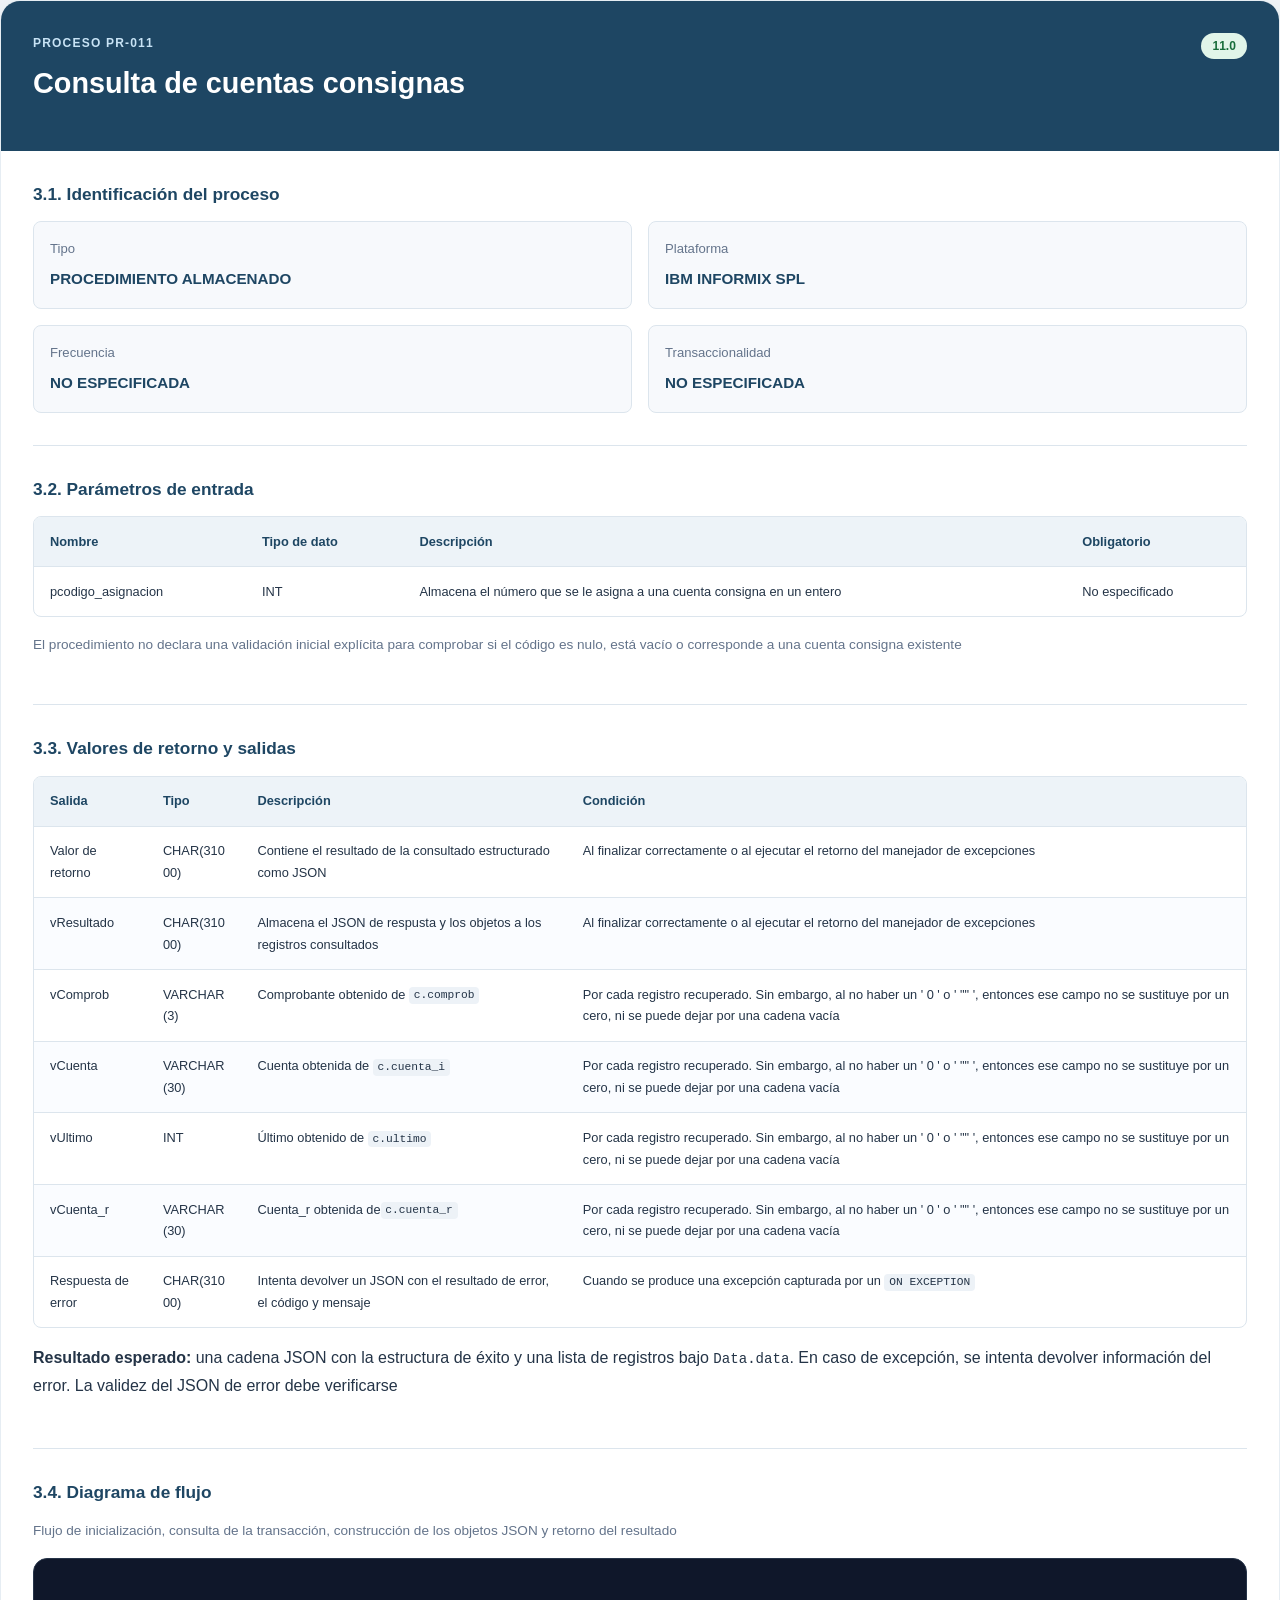
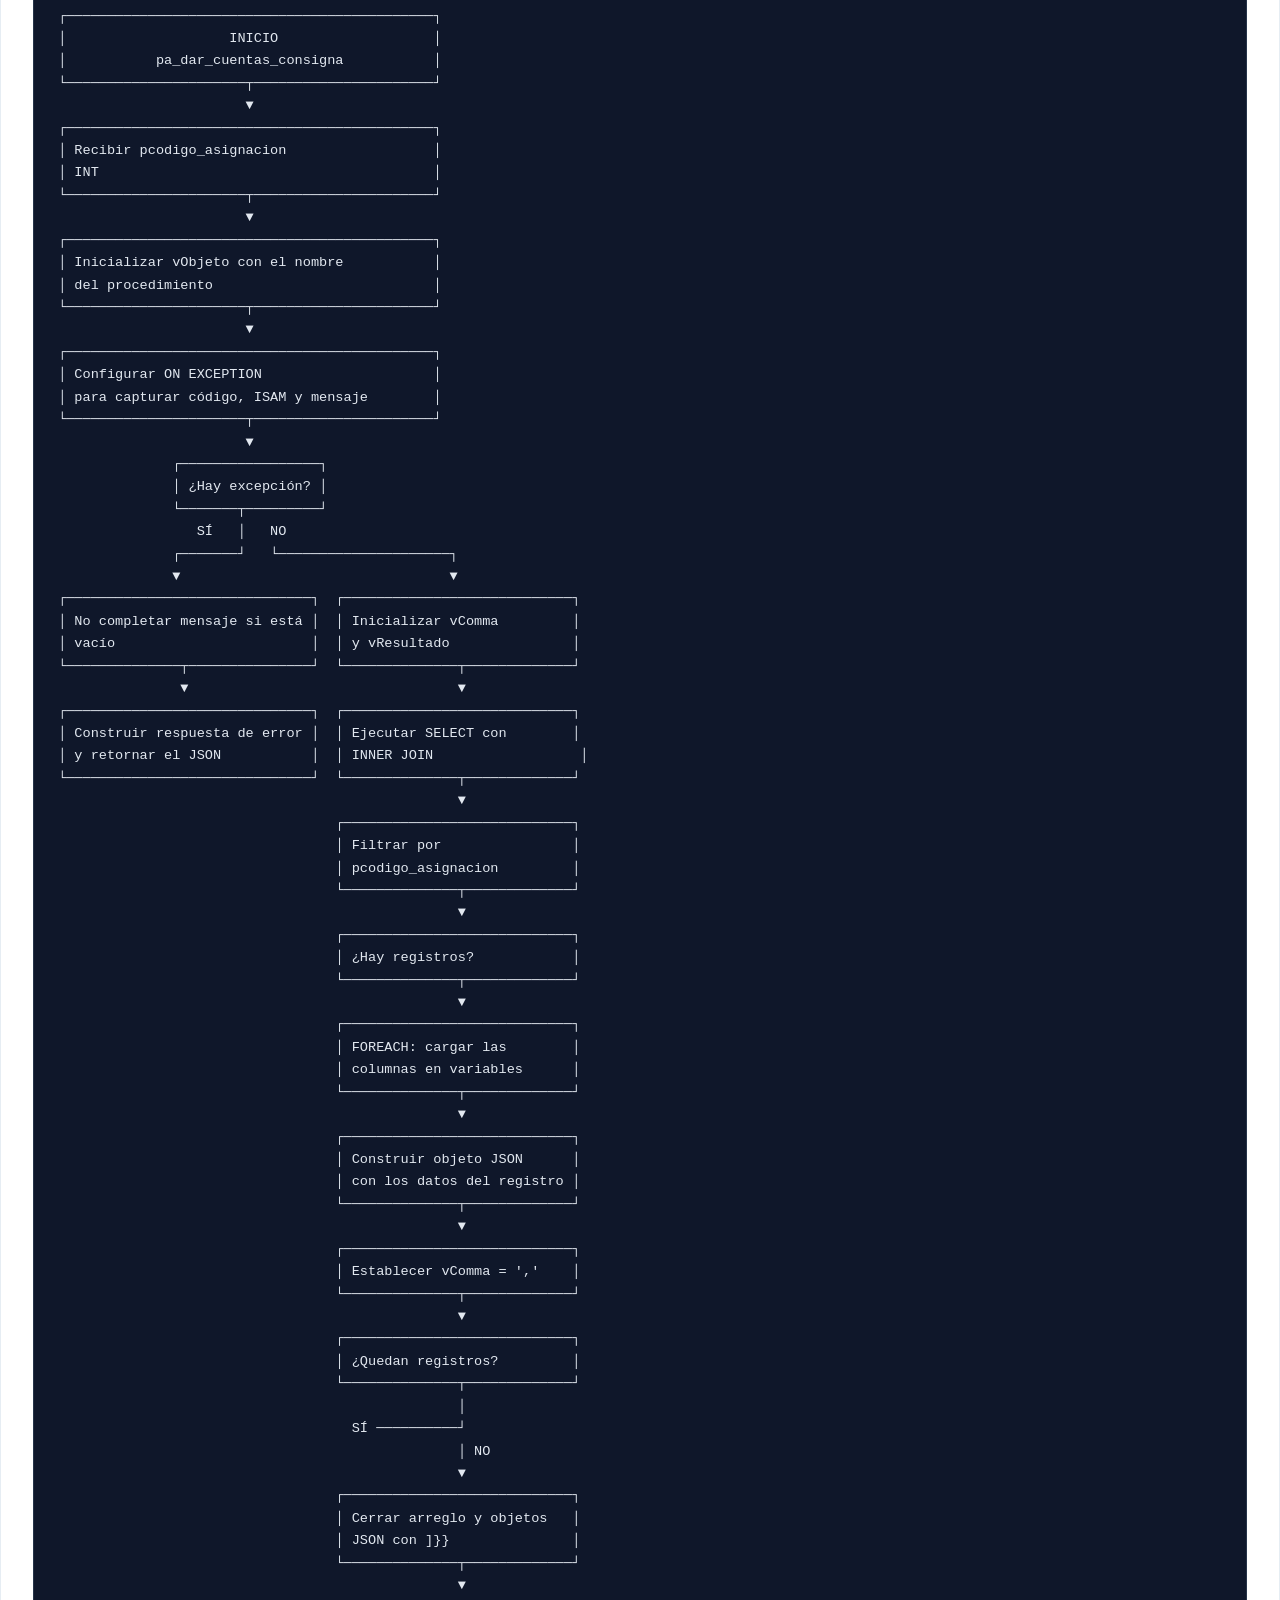
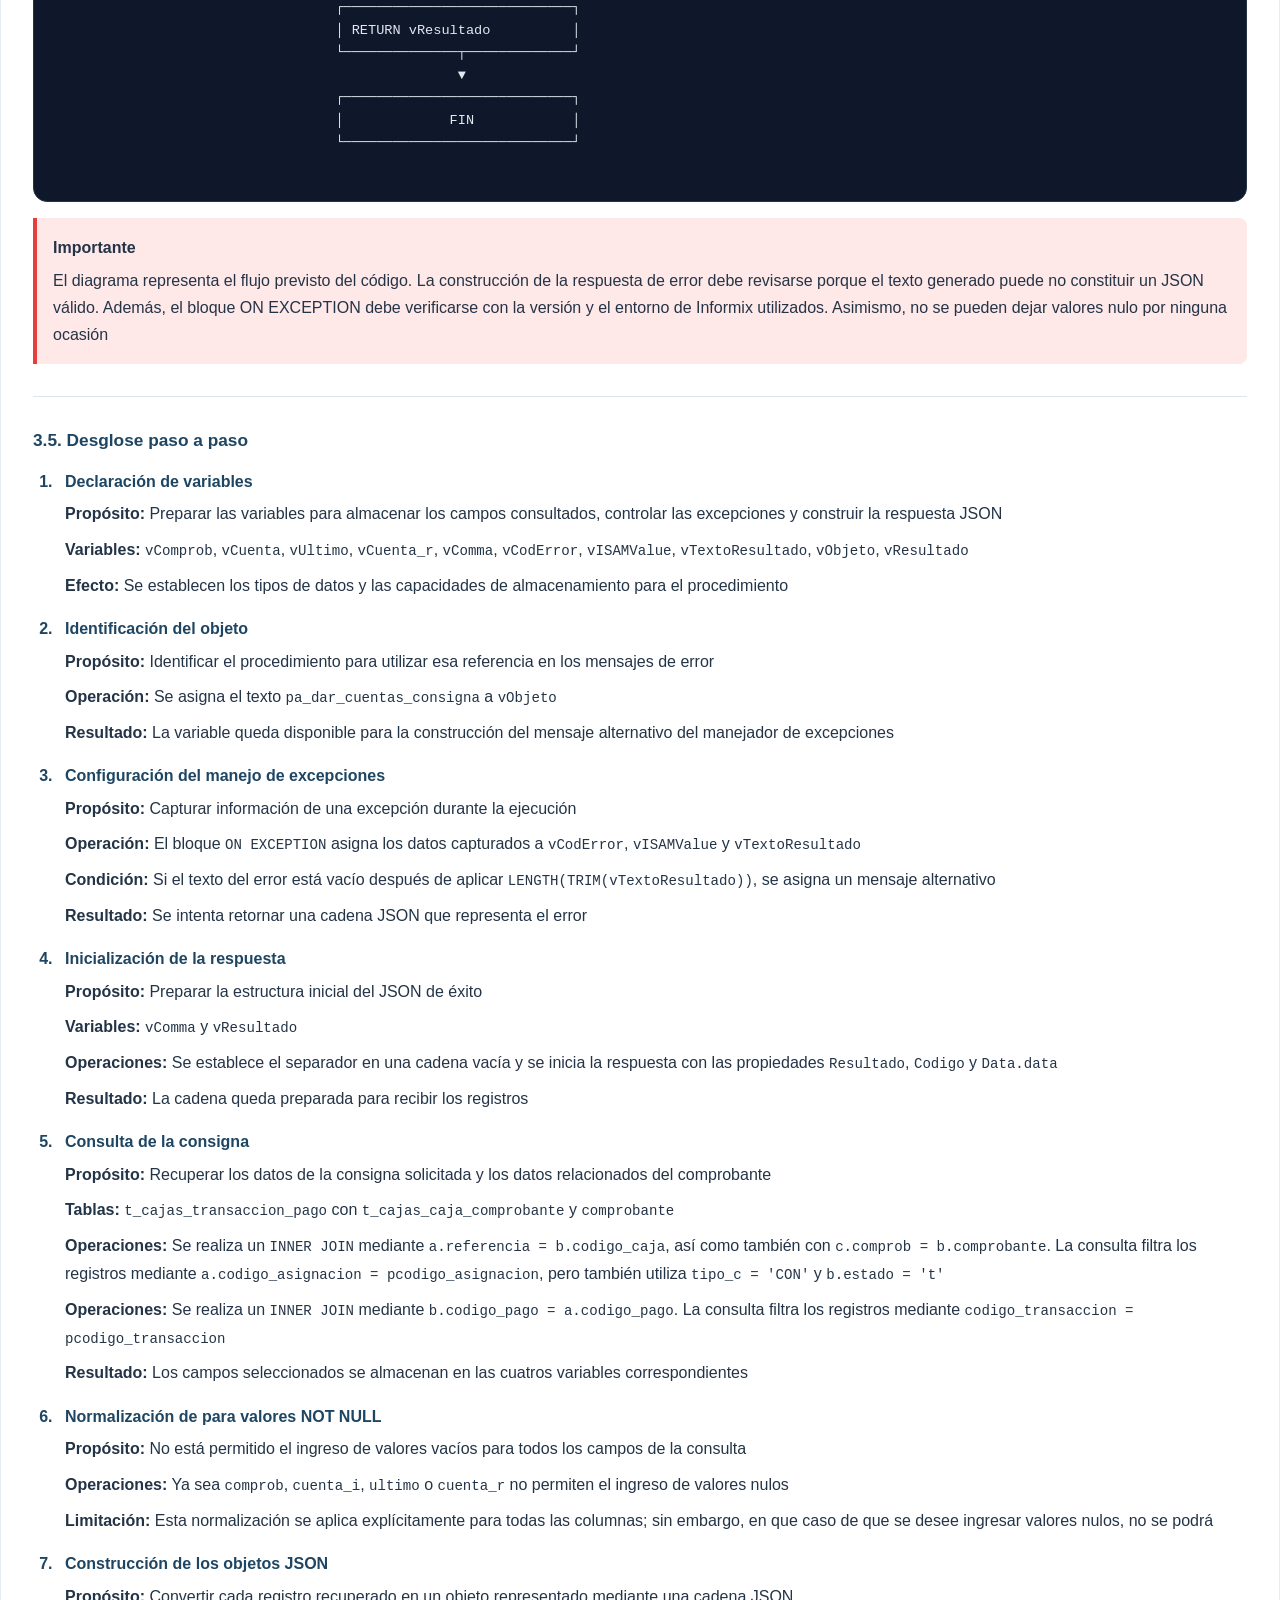
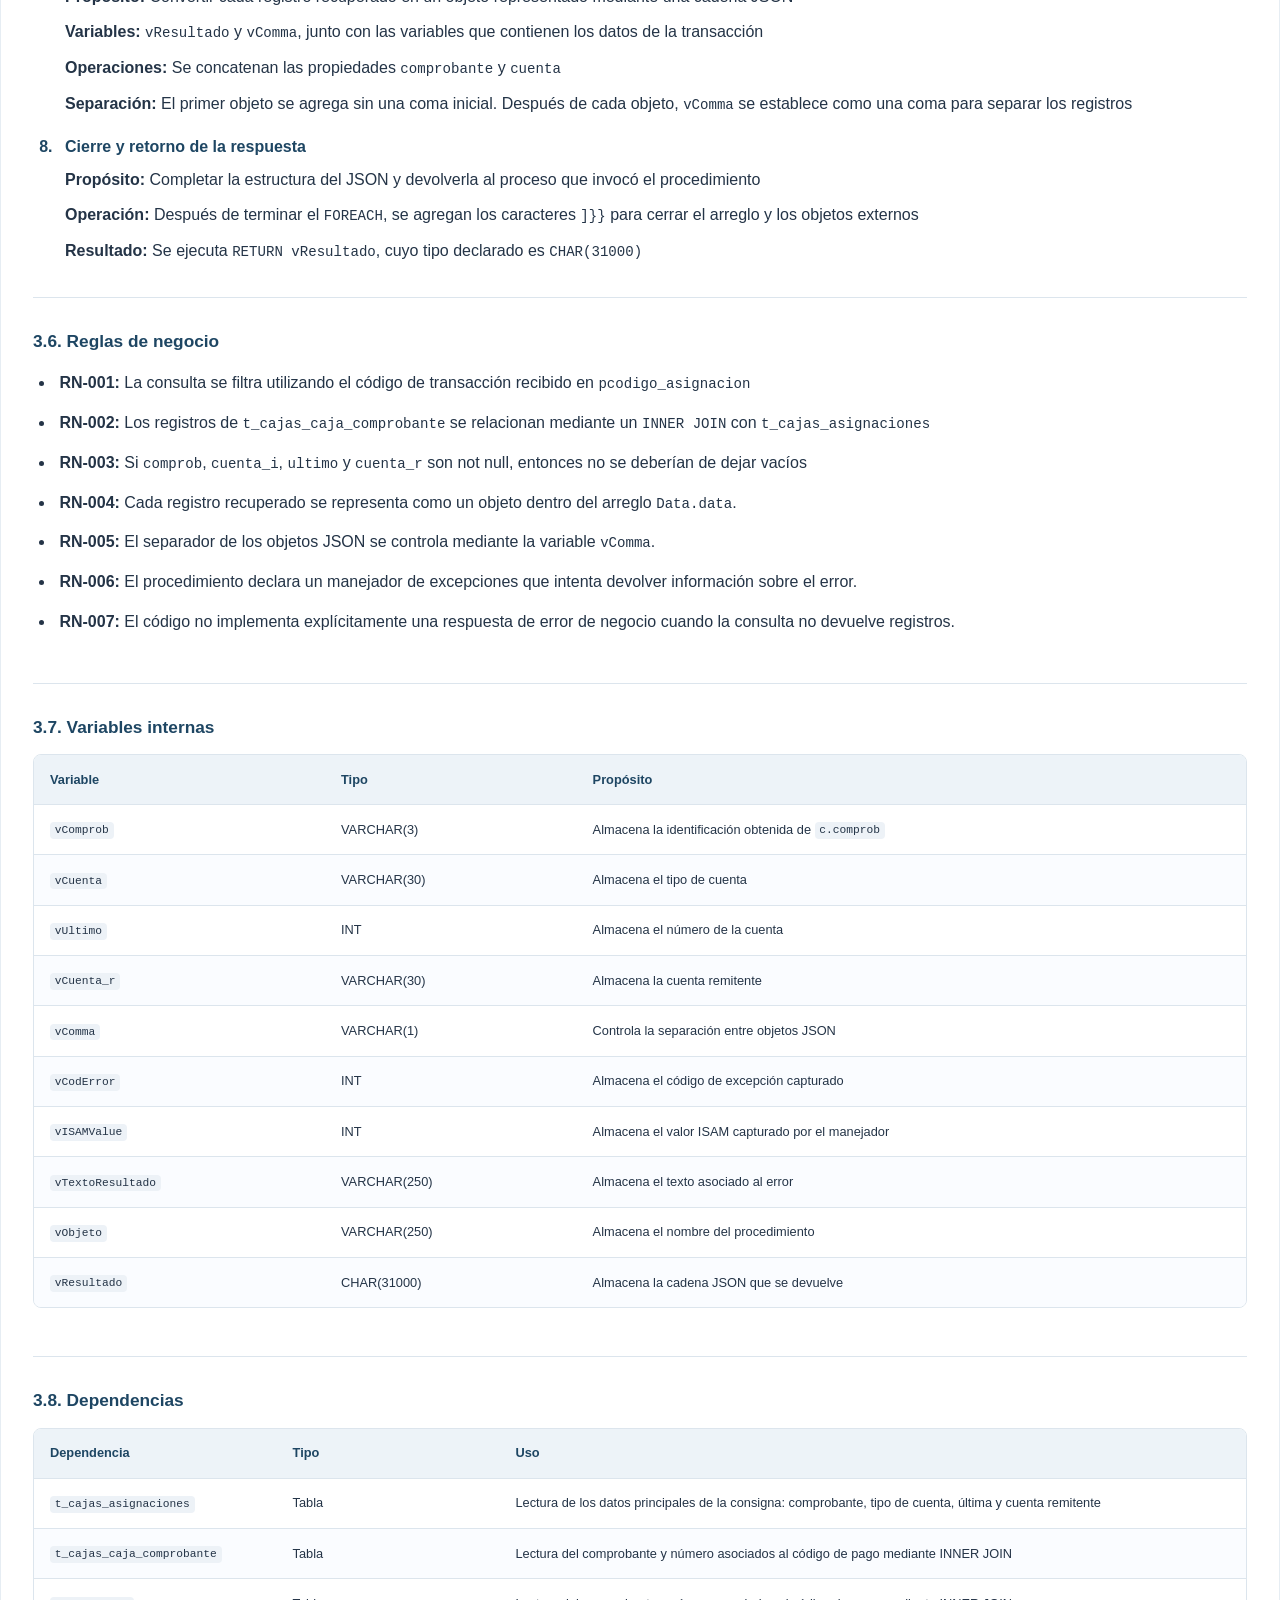
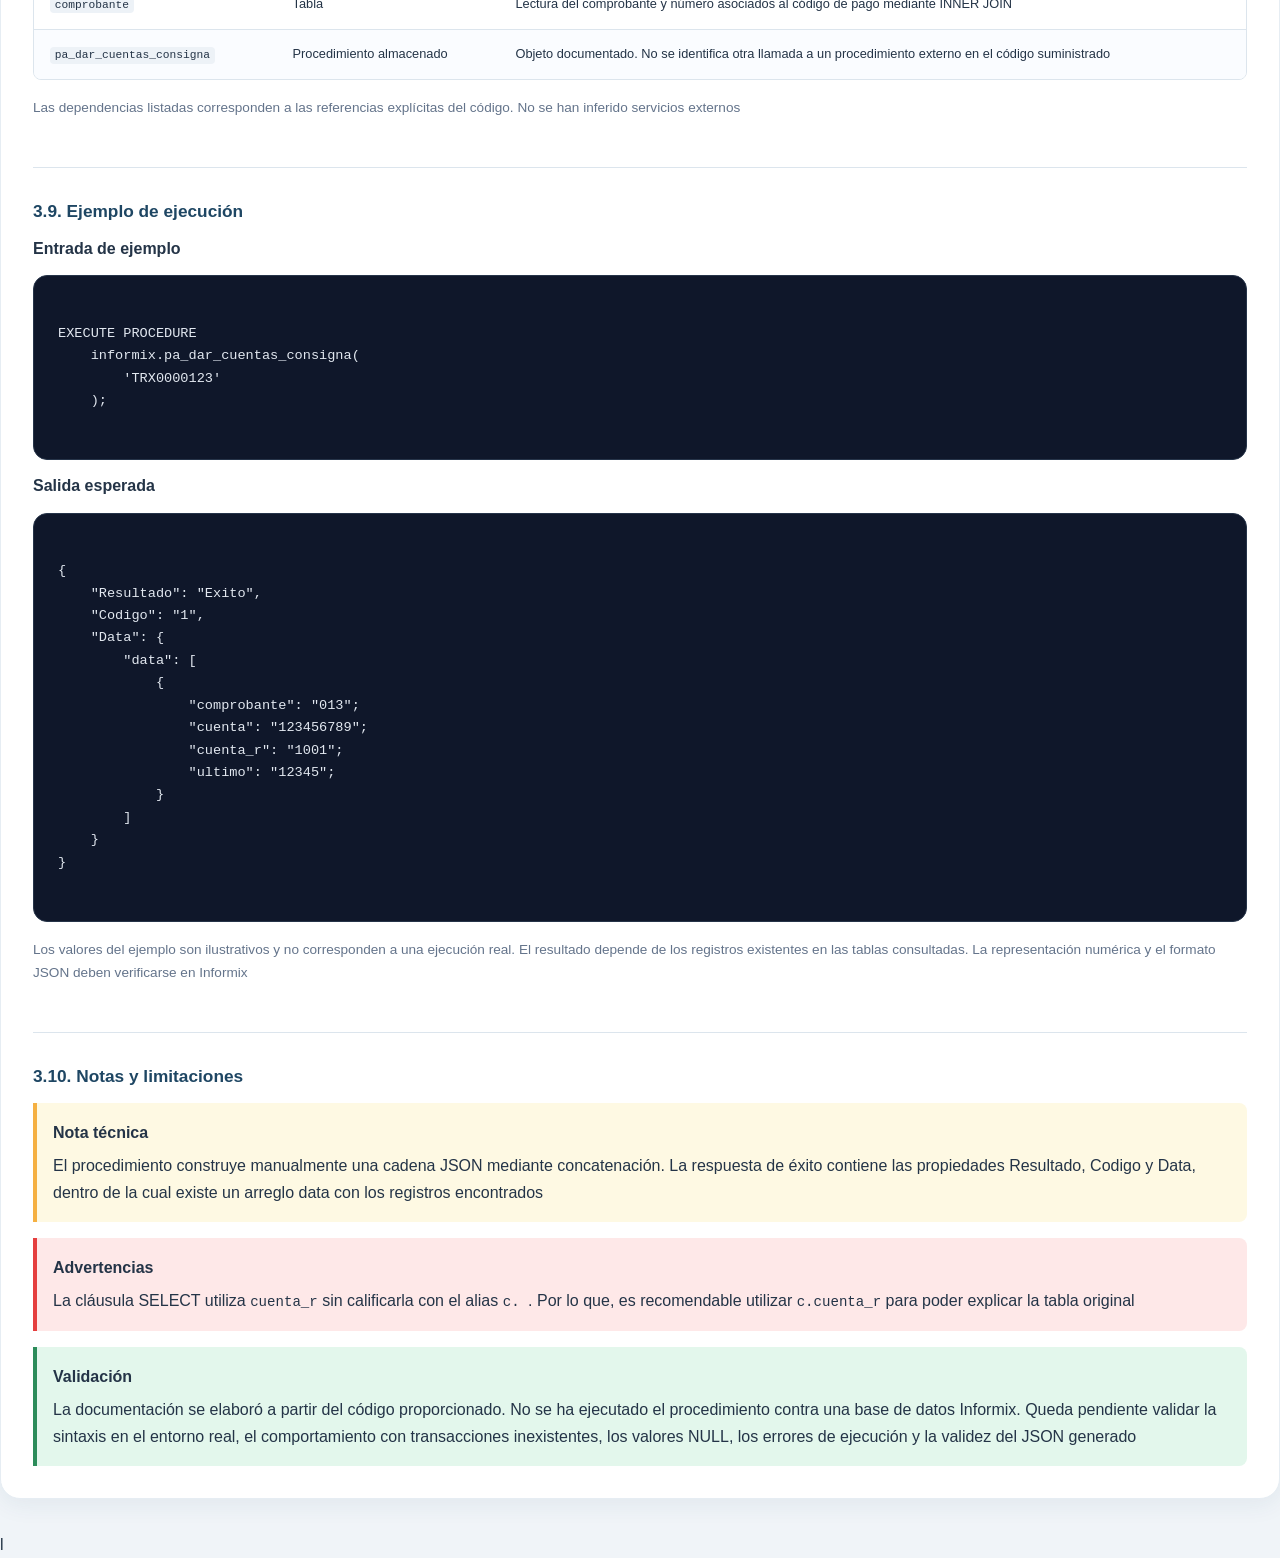
<file: html/11pa_dar_cuentas_consigna(integer).html>
<!DOCTYPE html>
<html lang="en">
<head>
    <meta charset="UTF-8">
    <meta name="viewport" content="width=device-width, initial-scale=1.0">
    <title>Document</title>
    <link rel="stylesheet" href="../styles.css">
</head>
<body>
    <article id="proceso-011" class="process-card">
                    <header class="process-header">
                        <div>
                            <div class="process-kicker">PROCESO PR-011</div>
                            <h3>Consulta de cuentas consignas</h3>
                            <p></p>
                            </div>
                            <span class="badge badge-green">11.0</span>
                    </header>
                    
                    <div class="process-body">
                        
                        <!-- Identificación -->
                        <section class="subsection">
                            <h4>3.1. Identificación del proceso</h4>
                            <div class="info-grid">
                                <div class="info-item">
                                    <span>Tipo</span>
                                    <strong>PROCEDIMIENTO ALMACENADO</strong>
                                </div>
                                <div class="info-item">
                                    <span>Plataforma</span>
                                    <strong>IBM INFORMIX SPL</strong>
                                </div>
                                <div class="info-item">
                                    <span>Frecuencia</span>
                                    <strong>NO ESPECIFICADA</strong>
                                </div>
                                <div class="info-item">
                                    <span>Transaccionalidad</span>
                                    <strong>NO ESPECIFICADA</strong>
                                </div>
                            </div>
                        </section>

                        <!-- Parámetros -->
                        <section class="subsection">
                            <h4>3.2. Parámetros de entrada</h4>
                            <div class="table-wrapper">
                                <table>
                                    <thead>
                                        <tr>
                                            <th>Nombre</th>
                                            <th>Tipo de dato</th>
                                            <th>Descripción</th>
                                            <th>Obligatorio</th>
                                        </tr>
                                    </thead>
                                    <tbody>
                                        <tr>
                                            <td>pcodigo_asignacion</td>
                                            <td>INT</td>
                                            <td>Almacena el número que se le asigna a una cuenta consigna en un entero</td>
                                            <td>No especificado</td>
                                        </tr>
                                    </tbody>
                                </table>
                            </div>
                            <p class="helper-text">El procedimiento no declara una validación inicial
                                explícita para comprobar si el código es nulo, está vacío o corresponde 
                                a una cuenta consigna existente</p>
                        </section>

                        <!-- Salidas -->
                        <section class="subsection">
                            <h4>3.3. Valores de retorno y salidas</h4>
                            <div class="table-wrapper">
                                <table>
                                    <thead>
                                        <tr>
                                            <th>Salida</th>
                                            <th>Tipo</th>
                                            <th>Descripción</th>
                                            <th>Condición</th>
                                        </tr>
                                    </thead>
                                    <tbody>
                                        <tr>
                                            <td>Valor de retorno</td>
                                            <td>CHAR(31000)</td>
                                            <td>Contiene el resultado de la consultado estructurado como JSON</td>
                                            <td>Al finalizar correctamente o al ejecutar el retorno del manejador de excepciones</td>
                                        </tr>
                                        <tr>
                                            <td>vResultado</td>
                                            <td>CHAR(31000)</td>
                                            <td>Almacena el JSON de respusta y los objetos a los registros consultados</td>
                                            <td>Al finalizar correctamente o al ejecutar el retorno del manejador de excepciones</td>
                                        </tr>
                                        <tr>
                                            <td>vComprob</td>
                                            <td>VARCHAR(3)</td>
                                            <td>Comprobante obtenido de <code>c.comprob</code></td>
                                            <td>Por cada registro recuperado. Sin embargo, al no haber un ' 0 ' o ' "" ', entonces
                                                ese campo no se sustituye por un cero, ni se puede dejar por una cadena vacía</td>
                                        </tr>
                                        <tr>
                                            <td>vCuenta</td>
                                            <td>VARCHAR(30)</td>
                                            <td>Cuenta obtenida de <code>c.cuenta_i</code></td>
                                            <td>Por cada registro recuperado. Sin embargo, al no haber un ' 0 ' o ' "" ', entonces
                                                ese campo no se sustituye por un cero, ni se puede dejar por una cadena vacía</td>
                                        </tr>
                                        <tr>
                                            <td>vUltimo</td>
                                            <td>INT</td>
                                            <td>Último obtenido de <code>c.ultimo</code></td>
                                            <td>Por cada registro recuperado. Sin embargo, al no haber un ' 0 ' o ' "" ', entonces
                                                ese campo no se sustituye por un cero, ni se puede dejar por una cadena vacía</td>
                                        </tr>
                                        <tr>
                                            <td>vCuenta_r</td>
                                            <td>VARCHAR(30)</td>
                                            <td>Cuenta_r obtenida de<code>c.cuenta_r</code></td>
                                            <td>Por cada registro recuperado. Sin embargo, al no haber un ' 0 ' o ' "" ', entonces
                                                ese campo no se sustituye por un cero, ni se puede dejar por una cadena vacía</td>
                                        </tr>
                                        <tr>
                                            <td>Respuesta de error</td>
                                            <td>CHAR(31000)</td>
                                            <td>Intenta devolver un JSON con el resultado de error, el código y mensaje</td>
                                            <td>Cuando se produce una excepción capturada por un <code>ON EXCEPTION</code></td>
                                        </tr>
                                    </tbody>
                                </table>
                            </div>
                            <p><strong>Resultado esperado:</strong>
                                una cadena JSON con la estructura de éxito y una lista de 
                                registros bajo <code>Data.data</code>. En caso de excepción, 
                                se intenta devolver información del error. La validez del 
                                JSON de error debe verificarse</p>
                        </section>

                        <!-- Diagrama -->
                        <section class="subsection">
                            <h4>3.4. Diagrama de flujo</h4>
                            
                            <p class="helper-text">Flujo de inicialización, consulta 
                                de la transacción, construcción de los objetos JSON y 
                                retorno del resultado</p>
                                
                                <pre class="flow-diagram"><code>
┌─────────────────────────────────────────────┐
│                    INICIO                   │
│           pa_dar_cuentas_consigna           │
└──────────────────────┬──────────────────────┘
                       ▼
┌─────────────────────────────────────────────┐
│ Recibir pcodigo_asignacion                  │
│ INT                                         │
└──────────────────────┬──────────────────────┘
                       ▼
┌─────────────────────────────────────────────┐
│ Inicializar vObjeto con el nombre           │
│ del procedimiento                           │
└──────────────────────┬──────────────────────┘
                       ▼
┌─────────────────────────────────────────────┐
│ Configurar ON EXCEPTION                     │
│ para capturar código, ISAM y mensaje        │
└──────────────────────┬──────────────────────┘
                       ▼
              ┌─────────────────┐
              │ ¿Hay excepción? │
              └───────┬─────────┘
                 SÍ   │   NO
              ┌───────┘   └─────────────────────┐
              ▼                                 ▼
┌──────────────────────────────┐  ┌────────────────────────────┐
│ No completar mensaje si está │  │ Inicializar vComma         │
│ vacío                        │  │ y vResultado               │
└──────────────┬───────────────┘  └──────────────┬─────────────┘
               ▼                                 ▼
┌──────────────────────────────┐  ┌────────────────────────────┐
│ Construir respuesta de error │  │ Ejecutar SELECT con        │
│ y retornar el JSON           │  │ INNER JOIN                  │
└──────────────────────────────┘  └──────────────┬─────────────┘
                                                 ▼
                                  ┌────────────────────────────┐
                                  │ Filtrar por                │
                                  │ pcodigo_asignacion         │
                                  └──────────────┬─────────────┘
                                                 ▼
                                  ┌────────────────────────────┐
                                  │ ¿Hay registros?            │
                                  └──────────────┬─────────────┘
                                                 ▼
                                  ┌────────────────────────────┐
                                  │ FOREACH: cargar las        │
                                  │ columnas en variables      │
                                  └──────────────┬─────────────┘
                                                 ▼
                                  ┌────────────────────────────┐
                                  │ Construir objeto JSON      │
                                  │ con los datos del registro │
                                  └──────────────┬─────────────┘
                                                 ▼
                                  ┌────────────────────────────┐
                                  │ Establecer vComma = ','    │
                                  └──────────────┬─────────────┘
                                                 ▼
                                  ┌────────────────────────────┐
                                  │ ¿Quedan registros?         │
                                  └──────────────┬─────────────┘
                                                 │
                                    SÍ ──────────┘
                                                 │ NO
                                                 ▼
                                  ┌────────────────────────────┐
                                  │ Cerrar arreglo y objetos   │
                                  │ JSON con ]}}               │
                                  └──────────────┬─────────────┘
                                                 ▼
                                  ┌────────────────────────────┐
                                  │ RETURN vResultado          │
                                  └──────────────┬─────────────┘
                                                 ▼
                                  ┌────────────────────────────┐
                                  │             FIN            │
                                  └────────────────────────────┘
                                </code></pre>
                                
                            <div class="callout callout-warning">
                                <strong>Importante</strong>
                                <p>El diagrama representa el flujo previsto del código. La 
                                    construcción de la respuesta de error debe revisarse 
                                    porque el texto generado puede no constituir un JSON 
                                    válido. Además, el bloque ON EXCEPTION debe verificarse
                                    con la versión y el entorno de Informix utilizados. Asimismo, 
                                    no se pueden dejar valores nulo por ninguna ocasión</p>
                            </div>
                        </section>

                        <!-- Paso a paso -->
                        <section class="subsection">
                            <h4>3.5. Desglose paso a paso</h4>
                            
                            <ol class="step-list">
                                <li>
                                    <h5>Declaración de variables</h5>
                                    <p><strong>Propósito:</strong>
                                        Preparar las variables para almacenar los campos 
                                        consultados, controlar las excepciones y construir 
                                        la respuesta JSON</p>
                                    <p><strong>Variables:</strong>
                                        <code>vComprob</code>, <code>vCuenta</code>, <code>vUltimo</code>, <code>vCuenta_r</code>, <code>vComma</code>, 
                                        <code>vCodError</code>, <code>vISAMValue</code>, <code>vTextoResultado</code>, <code>vObjeto</code>, <code>vResultado</code></p>
                                    <p><strong>Efecto:</strong>
                                        Se establecen los tipos de datos y las capacidades 
                                        de almacenamiento para el procedimiento</p>
                                </li>
                                <li>
                                    <h5>Identificación del objeto</h5>
                                    <p><strong>Propósito:</strong>
                                        Identificar el procedimiento para utilizar 
                                        esa referencia en los mensajes de error</p>
                                    <p><strong>Operación:</strong>
                                        Se asigna el texto <code>pa_dar_cuentas_consigna</code> 
                                        a <code>vObjeto</code></p>
                                    <p><strong>Resultado:</strong>
                                        La variable queda disponible para la construcción del 
                                        mensaje alternativo del manejador de excepciones</p>
                                </li>
                                <li>
                                    <h5>Configuración del manejo de excepciones</h5>
                                    <p><strong>Propósito:</strong>
                                        Capturar información de una excepción durante la ejecución</p>
                                    <p><strong>Operación:</strong>
                                        El bloque <code>ON EXCEPTION</code> asigna los datos capturados a 
                                        <code>vCodError</code>, <code>vISAMValue</code> y <code>vTextoResultado</code></p>
                                    
                                    <p><strong>Condición:</strong>
                                        Si el texto del error está vacío después de aplicar
                                        <code>LENGTH(TRIM(vTextoResultado))</code>, se asigna 
                                        un mensaje alternativo</p>
                                    <p><strong>Resultado:</strong>
                                        Se intenta retornar una cadena JSON que representa el error</p>
                                </li>
                                <li>
                                    <h5>Inicialización de la respuesta</h5>
                                    <p><strong>Propósito:</strong>
                                        Preparar la estructura inicial del JSON de éxito</p>
                                    <p><strong>Variables:</strong>
                                        <code>vComma</code> y <code>vResultado</code></p>
                                    <p><strong>Operaciones:</strong>
                                        Se establece el separador en una cadena vacía y se inicia la respuesta con las 
                                        propiedades <code>Resultado</code>, <code>Codigo</code> y <code>Data.data</code></p>
                                    <p><strong>Resultado:</strong>
                                        La cadena queda preparada para recibir los registros</p>
                                </li>
                                <li>
                                    <h5>Consulta de la consigna</h5>
                                    <p><strong>Propósito:</strong>
                                        Recuperar los datos de la consigna solicitada 
                                        y los datos relacionados del comprobante</p>
                                    <p><strong>Tablas:</strong>
                                        <code>t_cajas_transaccion_pago</code> con <code>t_cajas_caja_comprobante</code>
                                        y <code>comprobante</code></p>
                                    <p><strong>Operaciones:</strong>
                                        Se realiza un <code>INNER JOIN</code> mediante <code>a.referencia = b.codigo_caja</code>, 
                                        así como también con <code>c.comprob = b.comprobante</code>. La consulta filtra los 
                                        registros mediante <code>a.codigo_asignacion = pcodigo_asignacion</code>, pero también 
                                        utiliza <code>tipo_c = 'CON'</code> y <code>b.estado = 't'</code></p>
                                    <p><strong>Operaciones:</strong>
                                        Se realiza un <code>INNER JOIN</code> mediante 
                                        <code>b.codigo_pago = a.codigo_pago</code>.
                                        La consulta filtra los registros mediante 
                                        <code>codigo_transaccion = pcodigo_transaccion</code></p>
                                    <p><strong>Resultado:</strong>
                                        Los campos seleccionados se almacenan en 
                                        las cuatros variables correspondientes</p>
                                </li>
                                <li>
                                    <h5>Normalización de para valores NOT NULL</h5>
                                    <p><strong>Propósito:</strong>
                                        No está permitido el ingreso de valores
                                        vacíos para todos los campos de la consulta</p>
                                    <p><strong>Operaciones:</strong>
                                        Ya sea <code>comprob</code>, <code>cuenta_i</code>, <code>ultimo</code> 
                                        o <code>cuenta_r</code> no permiten el ingreso de valores nulos</p>
                                    <p><strong>Limitación:</strong>
                                        Esta normalización se aplica explícitamente para todas las columnas; sin 
                                        embargo, en que caso de que se desee ingresar valores nulos, no se podrá</p>
                                </li>
                                <li>
                                    <h5>Construcción de los objetos JSON</h5>
                                    <p><strong>Propósito:</strong>
                                        Convertir cada registro recuperado en un objeto
                                        representado mediante una cadena JSON</p>
                                    <p><strong>Variables:</strong>
                                        <code>vResultado</code> y <code>vComma</code>,
                                        junto con las variables que contienen los datos
                                        de la transacción</p>
                                    <p><strong>Operaciones:</strong>
                                        Se concatenan las propiedades <code>comprobante</code> 
                                        y <code>cuenta</code></p>
                                    <p><strong>Separación:</strong>
                                        El primer objeto se agrega sin una coma inicial.
                                        Después de cada objeto, <code>vComma</code>
                                        se establece como una coma para separar los
                                        registros</p>
                                </li>
                                <li>
                                    <h5>Cierre y retorno de la respuesta</h5>
                                    <p><strong>Propósito:</strong>
                                        Completar la estructura del JSON y devolverla
                                        al proceso que invocó el procedimiento</p>
                                    <p><strong>Operación:</strong>
                                        Después de terminar el <code>FOREACH</code>,
                                        se agregan los caracteres <code>]}}</code>
                                        para cerrar el arreglo y los objetos externos</p>
                                    <p><strong>Resultado:</strong>
                                        Se ejecuta <code>RETURN vResultado</code>,
                                        cuyo tipo declarado es <code>CHAR(31000)</code></p>
                                </li>
                            </ol>
                        </section>

                        <!-- Reglas de negocio -->
                        <section class="subsection">
                            <h4>3.6. Reglas de negocio</h4>
                            
                            <ul class="business-rules">
                                <li>
                                    <strong>RN-001:</strong>
                                    La consulta se filtra utilizando el código de
                                    transacción recibido en <code>pcodigo_asignacion</code>
                                </li>

                                <li>
                                    <strong>RN-002:</strong>
                                    Los registros de <code>t_cajas_caja_comprobante</code> 
                                    se relacionan mediante un <code>INNER JOIN</code> con
                                    <code>t_cajas_asignaciones</code>
                                </li>
                            
                                <li>
                                    <strong>RN-003:</strong>
                                    Si <code>comprob</code>, <code>cuenta_i</code>, <code>ultimo</code> 
                                    y <code>cuenta_r</code> son not null, entonces no se deberían de dejar
                                    vacíos
                                </li>
                                <li>
                                    <strong>RN-004:</strong>
                                    Cada registro recuperado se representa como un objeto
                                    dentro del arreglo <code>Data.data</code>.
                                </li>
                            
                                <li>
                                    <strong>RN-005:</strong>
                                    El separador de los objetos JSON se controla mediante
                                    la variable <code>vComma</code>.
                                </li>
                            
                                <li>
                                    <strong>RN-006:</strong>
                                    El procedimiento declara un manejador de excepciones
                                    que intenta devolver información sobre el error.
                                </li>

                                <li>
                                    <strong>RN-007:</strong>
                                    El código no implementa explícitamente una respuesta
                                    de error de negocio cuando la consulta no devuelve
                                    registros.
                                </li>
                            </ul>
                        </section>

                        <!-- Variables internas -->
                        <section class="subsection">
                            <h4>3.7. Variables internas</h4>
                            
                            <div class="table-wrapper">
                                <table>
                                    <thead>
                                        <tr>
                                            <th>Variable</th>
                                            <th>Tipo</th>
                                            <th>Propósito</th>
                                        </tr>
                                    </thead>
                                    <tbody>
                                        <tr>
                                            <td><code>vComprob</code></td>
                                            <td>VARCHAR(3)</td>
                                            <td>Almacena la identificación obtenida de <code>c.comprob</code></td>
                                        </tr>
                                        <tr>
                                            <td><code>vCuenta</code></td>
                                            <td>VARCHAR(30)</td>
                                            <td>Almacena el tipo de cuenta</td>
                                        </tr>                                    
                                        <tr>
                                            <td><code>vUltimo</code></td>
                                            <td>INT</td>
                                            <td>Almacena el número de la cuenta </td>
                                        </tr>                                    
                                        <tr>
                                            <td><code>vCuenta_r</code></td>
                                            <td>VARCHAR(30)</td>
                                            <td>Almacena la cuenta remitente</td>
                                        </tr>                                    
                                        <tr>
                                            <td><code>vComma</code></td>
                                            <td>VARCHAR(1)</td>
                                            <td>Controla la separación entre objetos JSON</td>
                                        </tr>
                                        <tr>
                                            <td><code>vCodError</code></td>
                                            <td>INT</td>
                                            <td>Almacena el código de excepción capturado</td>
                                        </tr>
                                        <tr>
                                            <td><code>vISAMValue</code></td>
                                            <td>INT</td>
                                            <td>Almacena el valor ISAM capturado por el manejador</td>
                                        </tr>
                                        <tr>
                                            <td><code>vTextoResultado</code></td>
                                            <td>VARCHAR(250)</td>
                                            <td>Almacena el texto asociado al error</td>
                                        </tr>
                                        <tr>
                                            <td><code>vObjeto</code></td>
                                            <td>VARCHAR(250)</td>
                                            <td>Almacena el nombre del procedimiento</td>
                                        </tr>
                                        <tr>
                                            <td><code>vResultado</code></td>
                                            <td>CHAR(31000)</td>
                                            <td>Almacena la cadena JSON que se devuelve</td>
                                        </tr>
                                    </tbody>
                                </table>
                            </div>
                        </section>

                        <!-- Dependencias -->
                        <section class="subsection">
                            <h4>3.8. Dependencias</h4>
                            
                            <div class="table-wrapper">
                                <table>
                                    <thead>
                                        <tr>
                                            <th>Dependencia</th>
                                            <th>Tipo</th>
                                            <th>Uso</th>
                                        </tr>
                                    </thead>
                                    <tbody>
                                        <tr>
                                            <td><code>t_cajas_asignaciones</code></td>
                                            <td>Tabla</td>
                                            <td>Lectura de los datos principales de la
                                                consigna: comprobante, tipo de cuenta, última
                                                y cuenta remitente</td>
                                        </tr>
                                        <tr>
                                            <td><code>t_cajas_caja_comprobante</code></td>
                                            <td>Tabla</td>
                                            <td>Lectura del comprobante y número asociados
                                                al código de pago mediante INNER JOIN</td>
                                        </tr>
                                        <tr>
                                            <td><code>comprobante</code></td>
                                            <td>Tabla</td>
                                            <td>Lectura del comprobante y número asociados
                                                al código de pago mediante INNER JOIN</td>
                                        </tr>
                                        <tr>
                                            <td><code>pa_dar_cuentas_consigna</code></td>
                                            <td>Procedimiento almacenado</td>
                                            <td>Objeto documentado. No se identifica otra llamada 
                                                a un procedimiento externo en el código suministrado</td>
                                        </tr>
                                    </tbody>
                                </table>
                            </div>
                            
                            <p class="helper-text">Las dependencias listadas corresponden a las 
                                referencias explícitas del código. No se han inferido servicios externos</p>
                        </section>

                        <!-- Ejemplo -->
                        <section class="subsection">
                            <h4>3.9. Ejemplo de ejecución</h4>
                            
                                <h5>Entrada de ejemplo</h5>
                            
                                    <pre class="code-block"><code>
EXECUTE PROCEDURE
    informix.pa_dar_cuentas_consigna(
        'TRX0000123'
    );
                                    </code></pre>

                                <h5>Salida esperada</h5>

                                    <pre class="code-block"><code>
{
    "Resultado": "Exito",
    "Codigo": "1",
    "Data": {
        "data": [
            {
                "comprobante": "013";
                "cuenta": "123456789";
                "cuenta_r": "1001";
                "ultimo": "12345";
            }
        ]
    }
}
                                    </code></pre>
                        
                            <p class="helper-text">Los valores del ejemplo son ilustrativos y no corresponden 
                                a una ejecución real. El resultado depende de los registros existentes en las 
                                tablas consultadas. La representación numérica y el formato JSON deben verificarse 
                                en Informix</p>
                        </section>

                        <!-- Notas y advertencias -->
                        <section class="subsection">
                            <h4>3.10. Notas y limitaciones</h4>
                            
                            <div class="callout callout-note">
                                <strong>Nota técnica</strong>
                                <p>El procedimiento construye manualmente una cadena JSON mediante concatenación. 
                                    La respuesta de éxito contiene las propiedades Resultado, Codigo y Data, dentro 
                                    de la cual existe un arreglo data con los registros encontrados</p>
                            </div>

                            <div class="callout callout-warning">
                                <strong>Advertencias</strong>
                                <p>La cláusula SELECT utiliza <code>cuenta_r</code> sin calificarla con el alias <code>c. </code>. 
                                    Por lo que, es recomendable utilizar <code>c.cuenta_r</code> para poder explicar la tabla original</p>
                            </div>

                            <div class="callout callout-success">
                                <strong>Validación</strong>
                                <p>La documentación se elaboró a partir del código proporcionado. No se ha ejecutado 
                                    el procedimiento contra una base de datos Informix. Queda pendiente validar la 
                                    sintaxis en el entorno real, el comportamiento con transacciones inexistentes, los 
                                    valores NULL, los errores de ejecución y la validez del JSON generado</p>
                            </div>
                        </section>
                    </div>
                </article>
    
</body>
</html>l
</file>
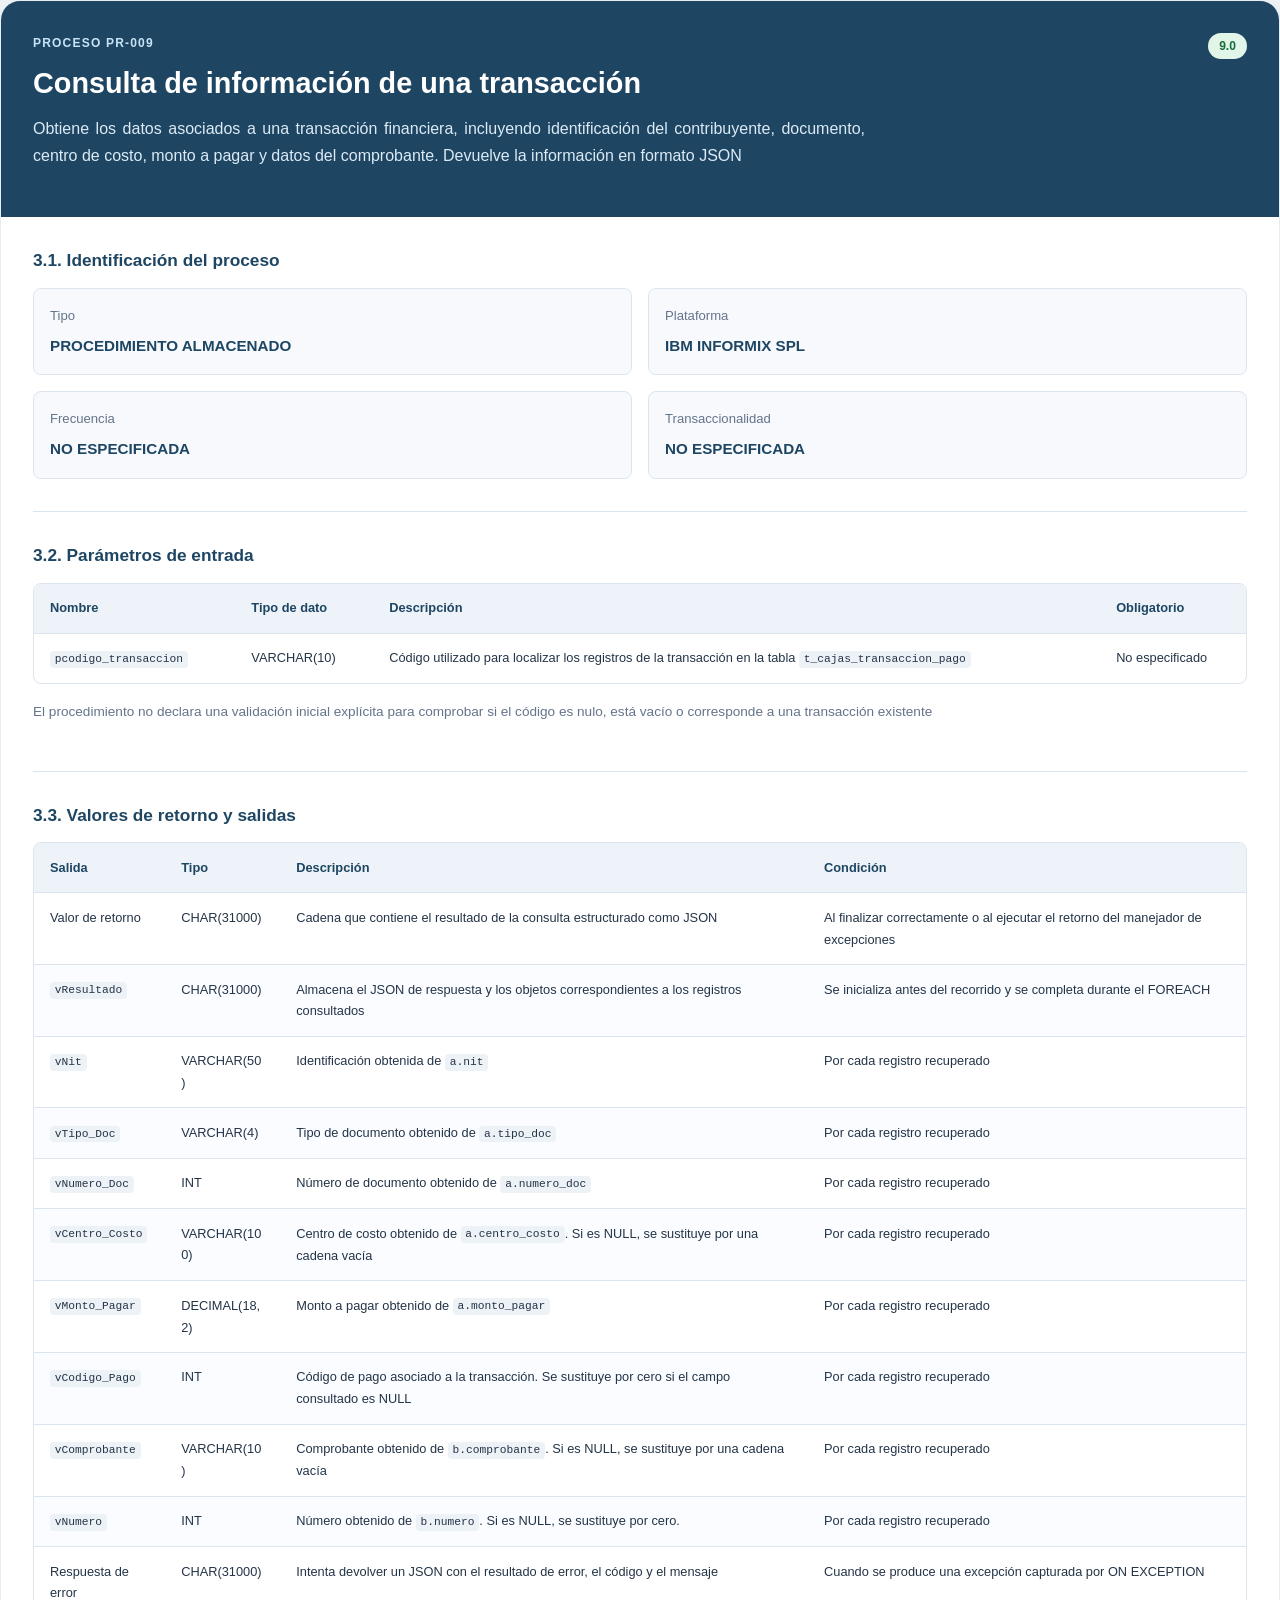
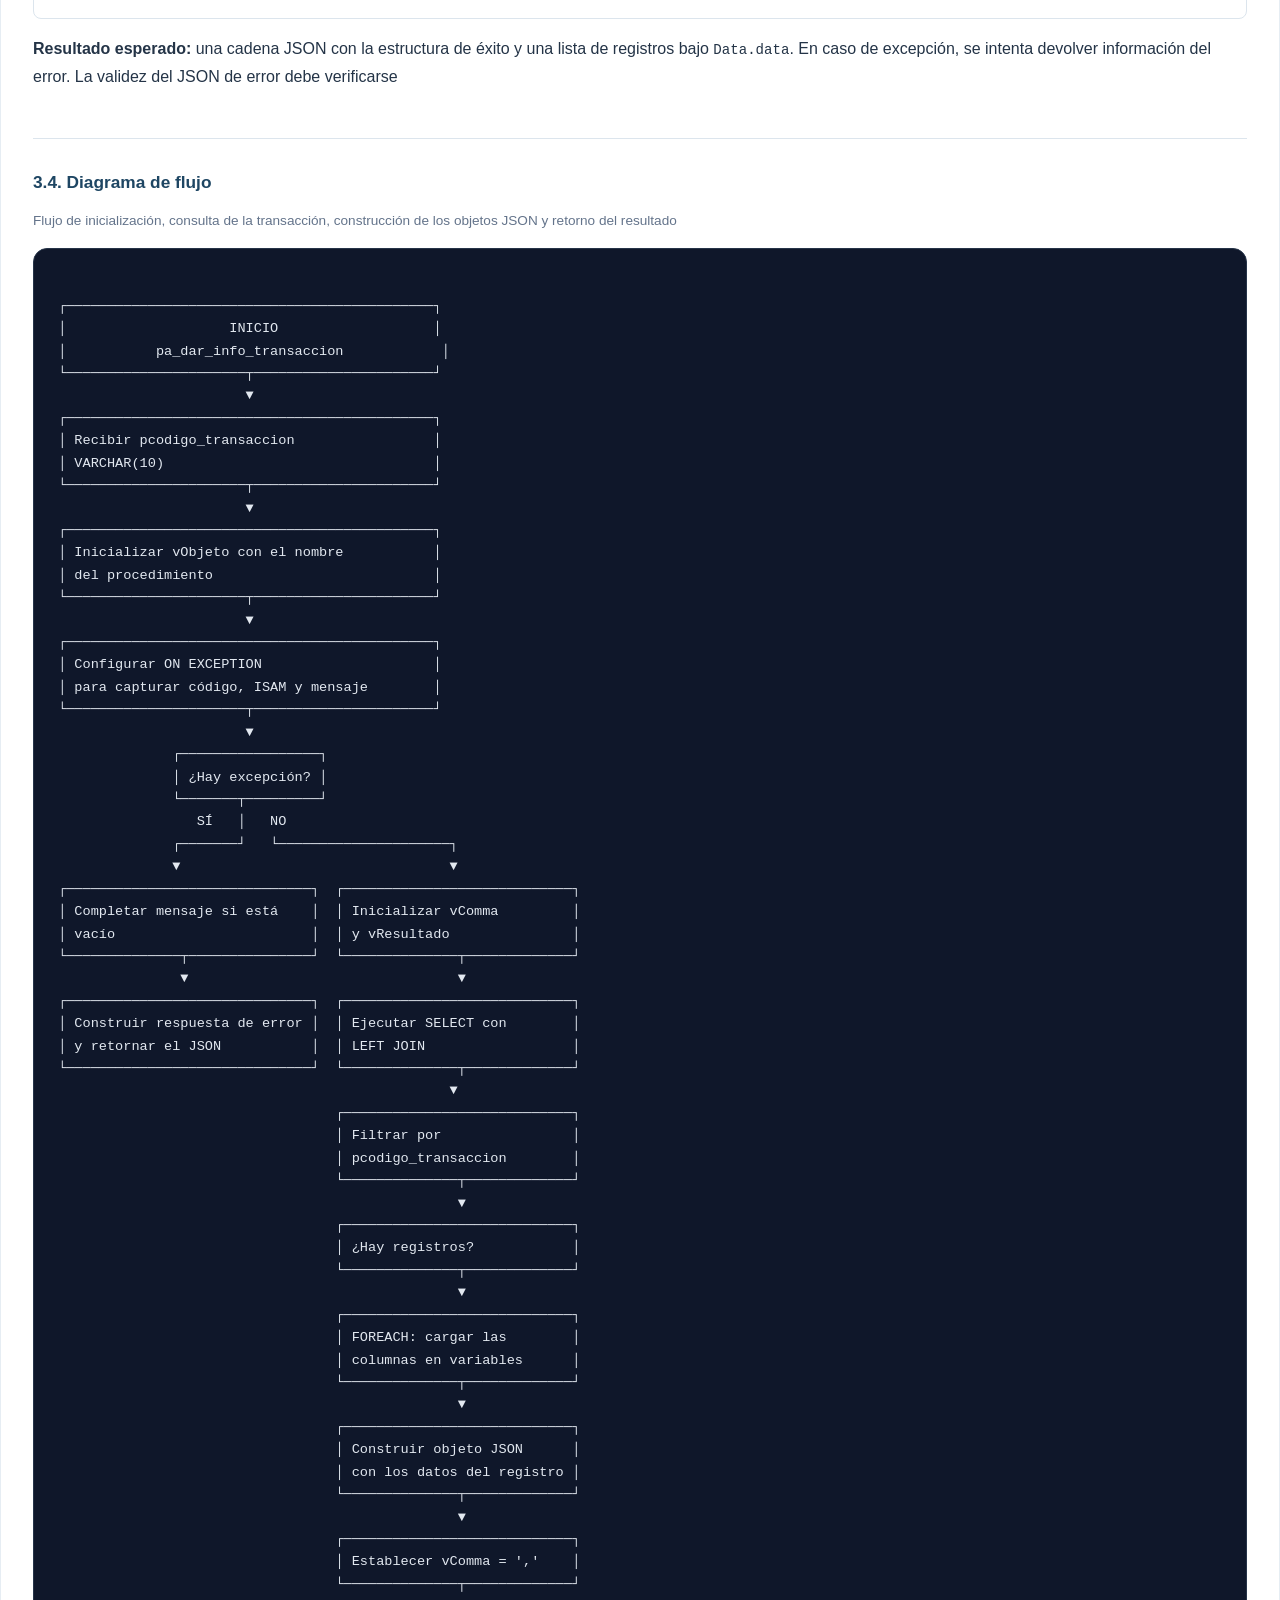
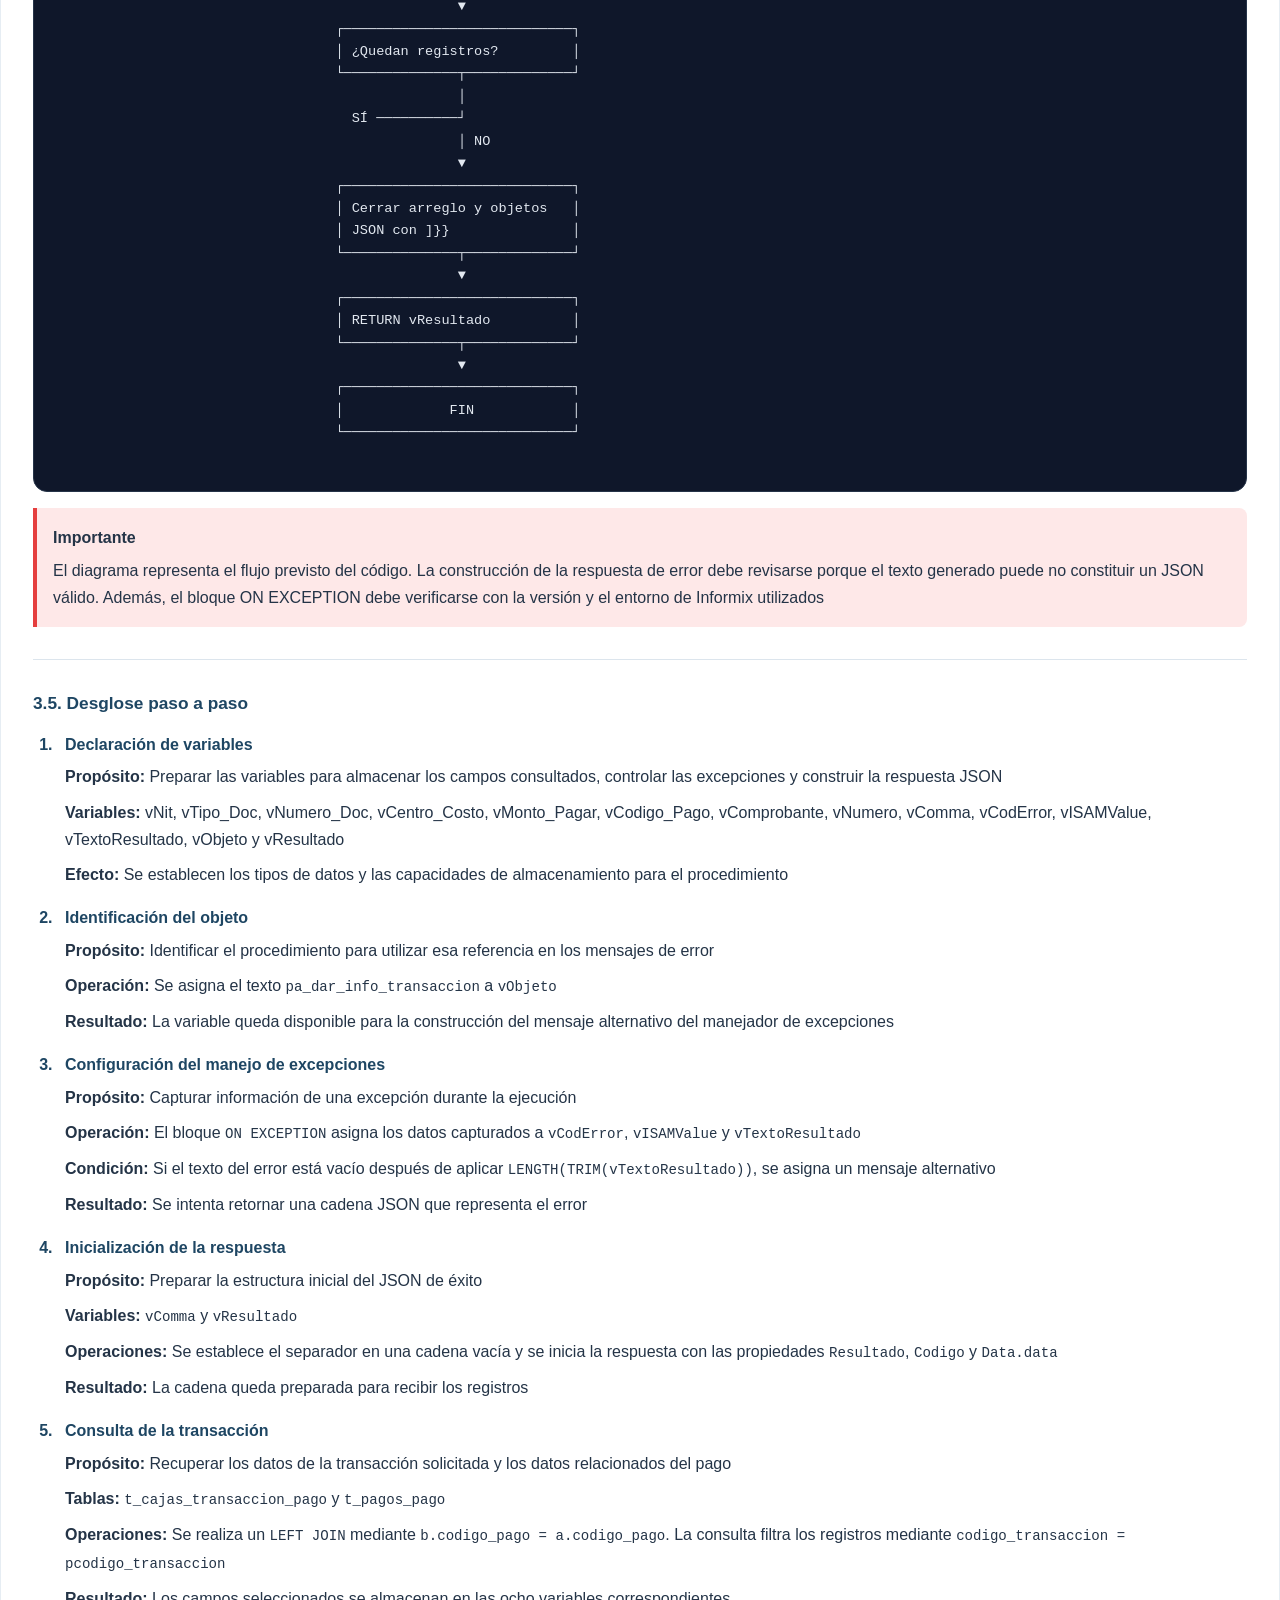
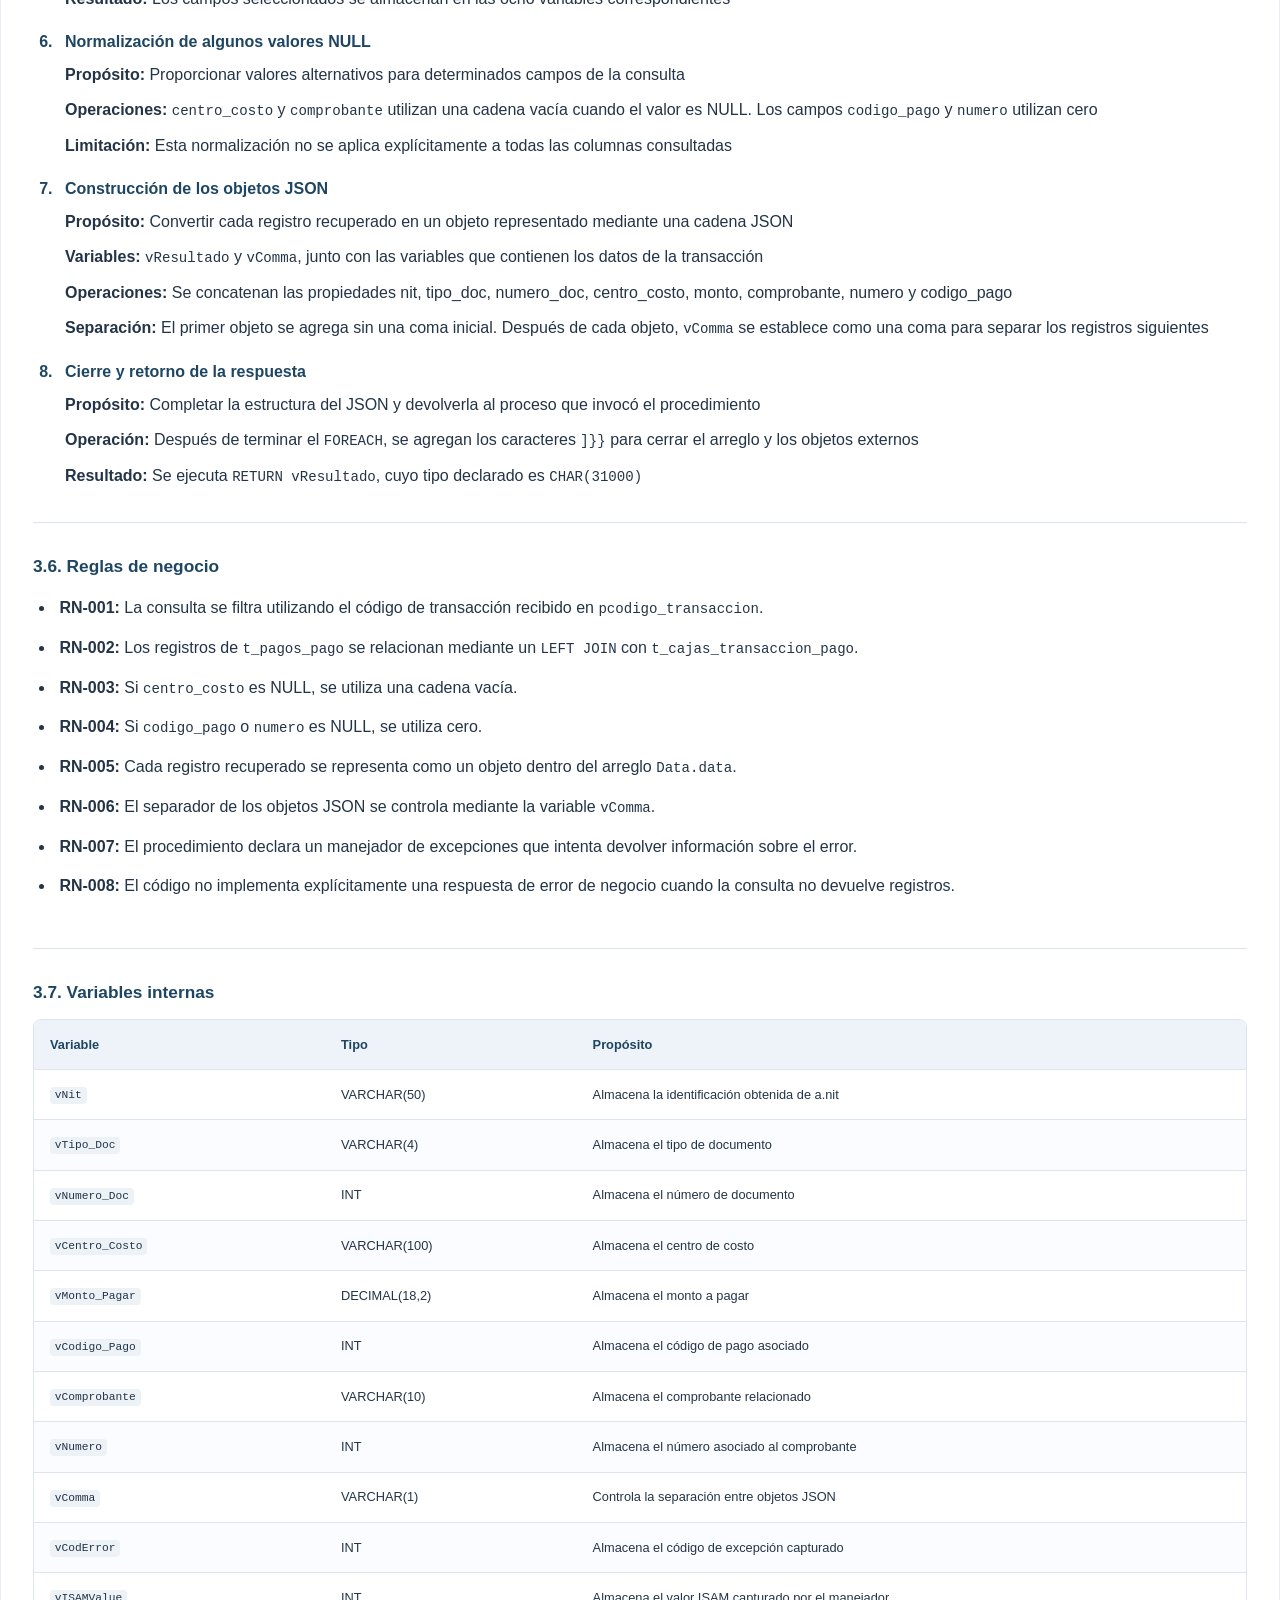
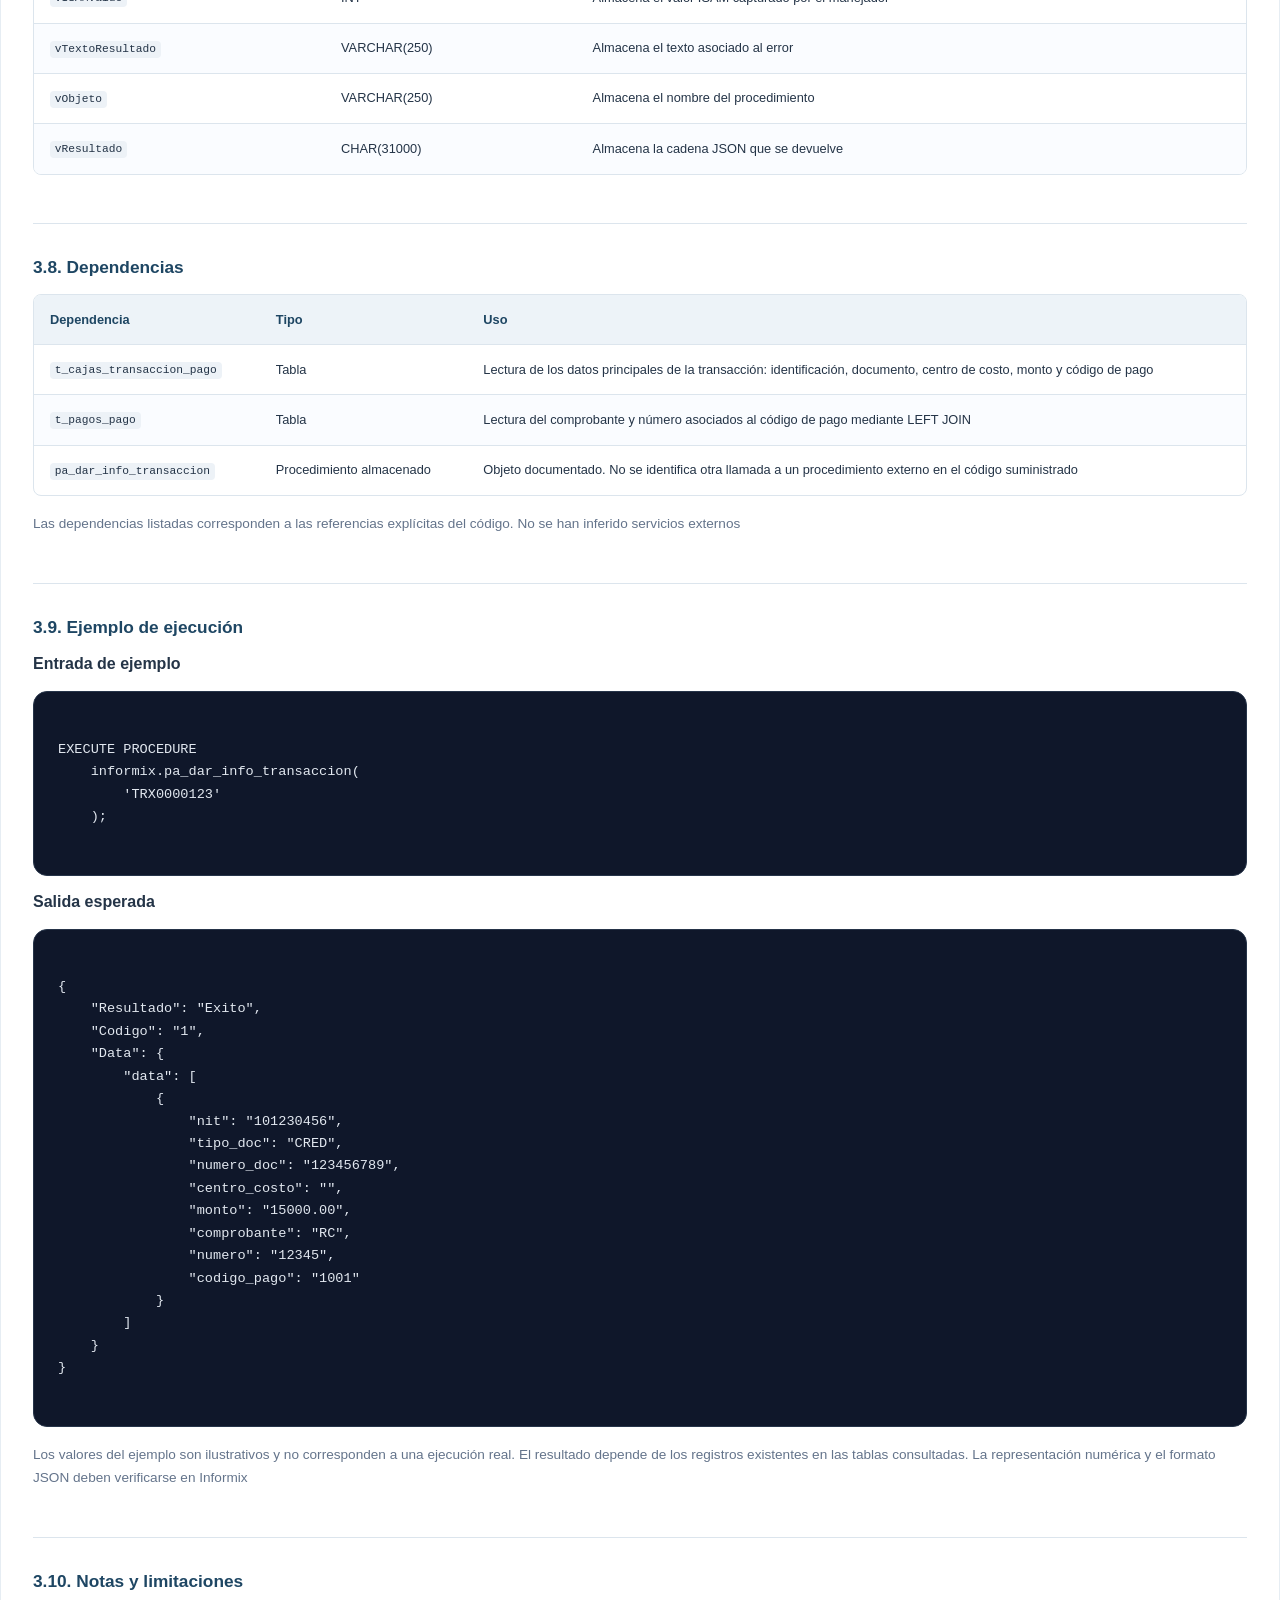
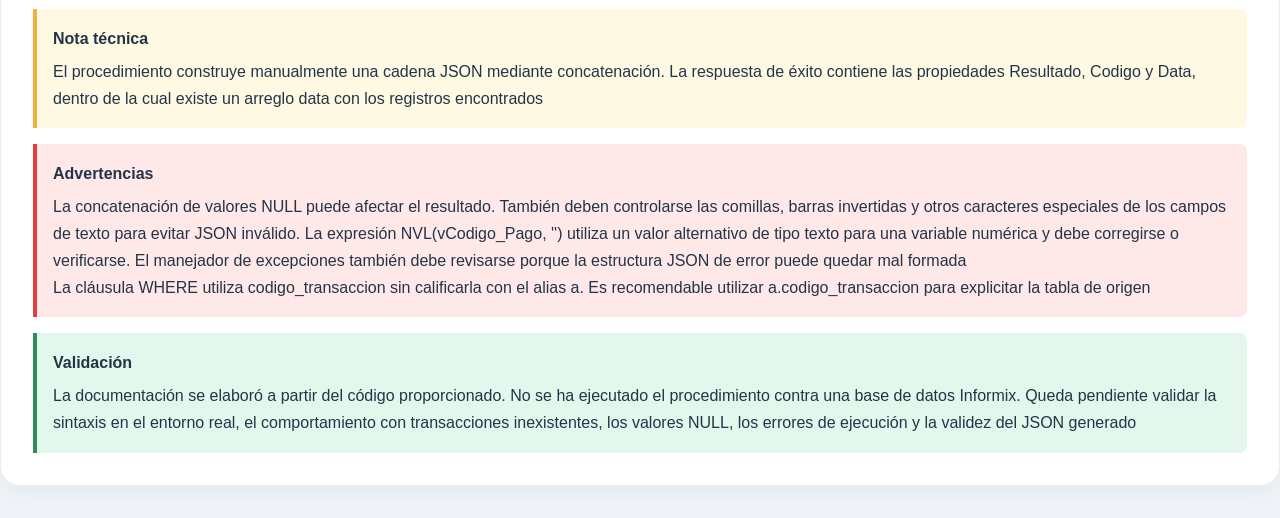
<file: html/9pa_dar_info_transaccion(varchar).html>
<!DOCTYPE html>
<html lang="en">
<head>
    <meta charset="UTF-8">
    <meta name="viewport" content="width=device-width, initial-scale=1.0">
    <title>Document</title>
    <link rel="stylesheet" href="../styles.css">
</head>
<body>
    <article id="proceso-009" class="process-card">
                    <header class="process-header">
                        <div>
                            <div class="process-kicker">PROCESO PR-009</div>
                            <h3>Consulta de información de una transacción</h3>
                            <p>Obtiene los datos asociados a una transacción financiera, incluyendo 
                                identificación del contribuyente, documento, centro de costo, monto 
                                a pagar y datos del comprobante. Devuelve la información en formato JSON</p>
                            </div>
                            <span class="badge badge-green">9.0</span>
                    </header>
                    
                    <div class="process-body">
                        
                        <!-- Identificación -->
                        <section class="subsection">
                            <h4>3.1. Identificación del proceso</h4>
                            <div class="info-grid">
                                <div class="info-item">
                                    <span>Tipo</span>
                                    <strong>PROCEDIMIENTO ALMACENADO</strong>
                                </div>
                                <div class="info-item">
                                    <span>Plataforma</span>
                                    <strong>IBM INFORMIX SPL</strong>
                                </div>
                                <div class="info-item">
                                    <span>Frecuencia</span>
                                    <strong>NO ESPECIFICADA</strong>
                                </div>
                                <div class="info-item">
                                    <span>Transaccionalidad</span>
                                    <strong>NO ESPECIFICADA</strong>
                                </div>
                            </div>
                        </section>

                        <!-- Parámetros -->
                        <section class="subsection">
                            <h4>3.2. Parámetros de entrada</h4>
                            <div class="table-wrapper">
                                <table>
                                    <thead>
                                        <tr>
                                            <th>Nombre</th>
                                            <th>Tipo de dato</th>
                                            <th>Descripción</th>
                                            <th>Obligatorio</th>
                                        </tr>
                                    </thead>
                                    <tbody>
                                        <tr>
                                            <td><code>pcodigo_transaccion</code></td>
                                            <td>VARCHAR(10)</td>
                                            <td>Código utilizado para localizar los registros de 
                                                la transacción en la tabla <code>t_cajas_transaccion_pago</code></td>
                                            <td>No especificado</td>
                                        </tr>
                                    </tbody>
                                </table>
                            </div>
                            <p class="helper-text">El procedimiento no declara una validación inicial
                                explícita para comprobar si el código es nulo, está vacío o corresponde 
                                a una transacción existente</p>
                        </section>

                        <!-- Salidas -->
                        <section class="subsection">
                            <h4>3.3. Valores de retorno y salidas</h4>
                            <div class="table-wrapper">
                                <table>
                                    <thead>
                                        <tr>
                                            <th>Salida</th>
                                            <th>Tipo</th>
                                            <th>Descripción</th>
                                            <th>Condición</th>
                                        </tr>
                                    </thead>
                                    <tbody>
                                        <tr>
                                            <td>Valor de retorno</td>
                                            <td>CHAR(31000)</td>
                                            <td>Cadena que contiene el resultado de la consulta estructurado como JSON</td>
                                            <td>Al finalizar correctamente o al ejecutar el retorno del manejador de excepciones</td>
                                        </tr>
                                        <tr>
                                            <td><code>vResultado</code></td>
                                            <td>CHAR(31000)</td>
                                            <td>Almacena el JSON de respuesta y los objetos correspondientes a los registros consultados</td>
                                            <td>Se inicializa antes del recorrido y se completa durante el FOREACH</td>
                                        </tr>
                                        <tr>
                                            <td><code>vNit</code></td>
                                            <td>VARCHAR(50)</td>
                                            <td>Identificación obtenida de <code>a.nit</code></td>
                                            <td>Por cada registro recuperado</td>
                                        </tr>
                                        <tr>
                                            <td><code>vTipo_Doc</code></td>
                                            <td>VARCHAR(4)</td>
                                            <td>Tipo de documento obtenido de <code>a.tipo_doc</code></td>
                                            <td>Por cada registro recuperado</td>
                                        </tr>
                                        <tr>
                                            <td><code>vNumero_Doc</code></td>
                                            <td>INT</td>
                                            <td>Número de documento obtenido de <code>a.numero_doc</code></td>
                                            <td>Por cada registro recuperado</td>
                                        </tr>
                                        <tr>
                                            <td><code>vCentro_Costo</code></td>
                                            <td>VARCHAR(100)</td>
                                            <td>Centro de costo obtenido de <code>a.centro_costo</code>. 
                                                Si es NULL, se sustituye por una cadena vacía</td>
                                            <td>Por cada registro recuperado</td>
                                        </tr>
                                        <tr>
                                            <td><code>vMonto_Pagar</code></td>
                                            <td>DECIMAL(18,2)</td>
                                            <td>Monto a pagar obtenido de <code>a.monto_pagar</code></td>
                                            <td>Por cada registro recuperado</td>
                                        </tr>
                                        <tr>
                                            <td><code>vCodigo_Pago</code></td>
                                            <td>INT</td>
                                            <td>Código de pago asociado a la transacción. Se sustituye 
                                                por cero si el campo consultado es NULL</td>
                                            <td>Por cada registro recuperado</td>
                                        </tr>
                                        <tr>
                                            <td><code>vComprobante</code></td>
                                            <td>VARCHAR(10)</td>
                                            <td>Comprobante obtenido de <code>b.comprobante</code>. 
                                                Si es NULL, se sustituye por una cadena vacía</td>
                                            <td>Por cada registro recuperado</td>
                                        </tr>
                                        <tr>
                                            <td><code>vNumero</code></td>
                                            <td>INT</td>
                                            <td>Número obtenido de <code>b.numero</code>. 
                                                Si es NULL, se sustituye por cero.</td>
                                            <td>Por cada registro recuperado</td>
                                        </tr>
                                        <tr>
                                            <td>Respuesta de error</td>
                                            <td>CHAR(31000)</td>
                                            <td>Intenta devolver un JSON con el resultado de error, el código y el mensaje</td>
                                            <td>Cuando se produce una excepción capturada por ON EXCEPTION</td>
                                        </tr>
                                    </tbody>
                                </table>
                            </div>
                            <p><strong>Resultado esperado:</strong>
                                una cadena JSON con la estructura de éxito y una lista de 
                                registros bajo <code>Data.data</code>. En caso de excepción, 
                                se intenta devolver información del error. La validez del 
                                JSON de error debe verificarse</p>
                        </section>

                        <!-- Diagrama -->
                        <section class="subsection">
                            <h4>3.4. Diagrama de flujo</h4>
                            
                            <p class="helper-text">Flujo de inicialización, consulta 
                                de la transacción, construcción de los objetos JSON y 
                                retorno del resultado</p>
                                
                                <pre class="flow-diagram"><code>
┌─────────────────────────────────────────────┐
│                    INICIO                   │
│           pa_dar_info_transaccion            │
└──────────────────────┬──────────────────────┘
                       ▼
┌─────────────────────────────────────────────┐
│ Recibir pcodigo_transaccion                 │
│ VARCHAR(10)                                 │
└──────────────────────┬──────────────────────┘
                       ▼
┌─────────────────────────────────────────────┐
│ Inicializar vObjeto con el nombre           │
│ del procedimiento                           │
└──────────────────────┬──────────────────────┘
                       ▼
┌─────────────────────────────────────────────┐
│ Configurar ON EXCEPTION                     │
│ para capturar código, ISAM y mensaje        │
└──────────────────────┬──────────────────────┘
                       ▼
              ┌─────────────────┐
              │ ¿Hay excepción? │
              └───────┬─────────┘
                 SÍ   │   NO
              ┌───────┘   └─────────────────────┐
              ▼                                 ▼
┌──────────────────────────────┐  ┌────────────────────────────┐
│ Completar mensaje si está    │  │ Inicializar vComma         │
│ vacío                        │  │ y vResultado               │
└──────────────┬───────────────┘  └──────────────┬─────────────┘
               ▼                                 ▼
┌──────────────────────────────┐  ┌────────────────────────────┐
│ Construir respuesta de error │  │ Ejecutar SELECT con        │
│ y retornar el JSON           │  │ LEFT JOIN                  │
└──────────────────────────────┘  └──────────────┬─────────────┘
                                                ▼
                                  ┌────────────────────────────┐
                                  │ Filtrar por                │
                                  │ pcodigo_transaccion        │
                                  └──────────────┬─────────────┘
                                                 ▼
                                  ┌────────────────────────────┐
                                  │ ¿Hay registros?            │
                                  └──────────────┬─────────────┘
                                                 ▼
                                  ┌────────────────────────────┐
                                  │ FOREACH: cargar las        │
                                  │ columnas en variables      │
                                  └──────────────┬─────────────┘
                                                 ▼
                                  ┌────────────────────────────┐
                                  │ Construir objeto JSON      │
                                  │ con los datos del registro │
                                  └──────────────┬─────────────┘
                                                 ▼
                                  ┌────────────────────────────┐
                                  │ Establecer vComma = ','    │
                                  └──────────────┬─────────────┘
                                                 ▼
                                  ┌────────────────────────────┐
                                  │ ¿Quedan registros?         │
                                  └──────────────┬─────────────┘
                                                 │
                                    SÍ ──────────┘
                                                 │ NO
                                                 ▼
                                  ┌────────────────────────────┐
                                  │ Cerrar arreglo y objetos   │
                                  │ JSON con ]}}               │
                                  └──────────────┬─────────────┘
                                                 ▼
                                  ┌────────────────────────────┐
                                  │ RETURN vResultado          │
                                  └──────────────┬─────────────┘
                                                 ▼
                                  ┌────────────────────────────┐
                                  │             FIN            │
                                  └────────────────────────────┘
                                </code></pre>
                                
                            <div class="callout callout-warning">
                                <strong>Importante</strong>
                                <p>El diagrama representa el flujo previsto del código. La 
                                    construcción de la respuesta de error debe revisarse 
                                    porque el texto generado puede no constituir un JSON 
                                    válido. Además, el bloque ON EXCEPTION debe verificarse
                                    con la versión y el entorno de Informix utilizados</p>
                            </div>
                        </section>

                        <!-- Paso a paso -->
                        <section class="subsection">
                            <h4>3.5. Desglose paso a paso</h4>
                            
                            <ol class="step-list">
                                <li>
                                    <h5>Declaración de variables</h5>
                                    <p><strong>Propósito:</strong>
                                        Preparar las variables para almacenar los campos 
                                        consultados, controlar las excepciones y construir 
                                        la respuesta JSON</p>   
                                    <p><strong>Variables:</strong>
                                        vNit, vTipo_Doc, vNumero_Doc, vCentro_Costo, 
                                        vMonto_Pagar, vCodigo_Pago, vComprobante, vNumero, 
                                        vComma, vCodError, vISAMValue, vTextoResultado, 
                                        vObjeto y vResultado</p>
                                    <p><strong>Efecto:</strong>
                                        Se establecen los tipos de datos y las capacidades 
                                        de almacenamiento para el procedimiento</p>
                                </li>
                                <li>
                                    <h5>Identificación del objeto</h5>
                                    <p><strong>Propósito:</strong>
                                        Identificar el procedimiento para utilizar 
                                        esa referencia en los mensajes de error</p>
                                    <p><strong>Operación:</strong>
                                        Se asigna el texto <code>pa_dar_info_transaccion</code> 
                                        a <code>vObjeto</code></p>
                                    <p><strong>Resultado:</strong>
                                        La variable queda disponible para la construcción del 
                                        mensaje alternativo del manejador de excepciones</p>
                                </li>
                                <li>
                                    <h5>Configuración del manejo de excepciones</h5>
                                    <p><strong>Propósito:</strong>
                                        Capturar información de una excepción durante la ejecución</p>
                                    <p><strong>Operación:</strong>
                                        El bloque <code>ON EXCEPTION</code> asigna los datos capturados a 
                                        <code>vCodError</code>, <code>vISAMValue</code> y <code>vTextoResultado</code></p>
                                    
                                    <p><strong>Condición:</strong>
                                        Si el texto del error está vacío después de aplicar
                                        <code>LENGTH(TRIM(vTextoResultado))</code>, se asigna 
                                        un mensaje alternativo</p>
                                    <p><strong>Resultado:</strong>
                                        Se intenta retornar una cadena JSON que representa el error</p>
                                </li>
                                <li>
                                    <h5>Inicialización de la respuesta</h5>
                                    <p><strong>Propósito:</strong>
                                        Preparar la estructura inicial del JSON de éxito</p>
                                    <p><strong>Variables:</strong>
                                        <code>vComma</code> y <code>vResultado</code></p>
                                    <p><strong>Operaciones:</strong>
                                        Se establece el separador en una cadena vacía y se inicia la respuesta con las 
                                        propiedades <code>Resultado</code>, <code>Codigo</code> y <code>Data.data</code></p>
                                    <p><strong>Resultado:</strong>
                                        La cadena queda preparada para recibir los registros</p>
                                </li>
                                <li>
                                    <h5>Consulta de la transacción</h5>
                                    <p><strong>Propósito:</strong>
                                        Recuperar los datos de la transacción solicitada 
                                        y los datos relacionados del pago</p>
                                    <p><strong>Tablas:</strong>
                                        <code>t_cajas_transaccion_pago</code> y <code>t_pagos_pago</code></p>
                                    <p><strong>Operaciones:</strong>
                                        Se realiza un <code>LEFT JOIN</code> mediante 
                                        <code>b.codigo_pago = a.codigo_pago</code>.
                                        La consulta filtra los registros mediante 
                                        <code>codigo_transaccion = pcodigo_transaccion</code></p>
                                    <p><strong>Resultado:</strong>
                                        Los campos seleccionados se almacenan en 
                                        las ocho variables correspondientes</p>
                                </li>
                                <li>
                                    <h5>Normalización de algunos valores NULL</h5>
                                    <p><strong>Propósito:</strong>
                                        Proporcionar valores alternativos para 
                                        determinados campos de la consulta</p>
                                    <p><strong>Operaciones:</strong>
                                        <code>centro_costo</code> y
                                        <code>comprobante</code> utilizan una cadena vacía
                                        cuando el valor es NULL. Los campos
                                        <code>codigo_pago</code> y <code>numero</code>
                                        utilizan cero</p>
                                    <p><strong>Limitación:</strong>
                                        Esta normalización no se aplica explícitamente
                                        a todas las columnas consultadas</p>
                                </li>
                                <li>
                                    <h5>Construcción de los objetos JSON</h5>
                                    <p><strong>Propósito:</strong>
                                        Convertir cada registro recuperado en un objeto
                                        representado mediante una cadena JSON</p>
                                    <p><strong>Variables:</strong>
                                        <code>vResultado</code> y <code>vComma</code>,
                                        junto con las variables que contienen los datos
                                        de la transacción</p>
                                    <p><strong>Operaciones:</strong>
                                        Se concatenan las propiedades nit, tipo_doc,
                                        numero_doc, centro_costo, monto, comprobante,
                                        numero y codigo_pago</p>
                                    <p><strong>Separación:</strong>
                                        El primer objeto se agrega sin una coma inicial.
                                        Después de cada objeto, <code>vComma</code>
                                        se establece como una coma para separar los
                                        registros siguientes</p>
                                </li>
                                <li>
                                    <h5>Cierre y retorno de la respuesta</h5>
                                    <p><strong>Propósito:</strong>
                                        Completar la estructura del JSON y devolverla
                                        al proceso que invocó el procedimiento</p>
                                    <p><strong>Operación:</strong>
                                        Después de terminar el <code>FOREACH</code>,
                                        se agregan los caracteres <code>]}}</code>
                                        para cerrar el arreglo y los objetos externos</p>
                                    <p><strong>Resultado:</strong>
                                        Se ejecuta <code>RETURN vResultado</code>,
                                        cuyo tipo declarado es <code>CHAR(31000)</code></p>
                                </li>
                            </ol>
                        </section>

                        <!-- Reglas de negocio -->
                        <section class="subsection">
                            <h4>3.6. Reglas de negocio</h4>
                            
                            <ul class="business-rules">
                                <li>
                                    <strong>RN-001:</strong>
                                    La consulta se filtra utilizando el código de
                                    transacción recibido en <code>pcodigo_transaccion</code>.
                                </li>

                                <li>
                                    <strong>RN-002:</strong>
                                    Los registros de <code>t_pagos_pago</code> se relacionan
                                    mediante un <code>LEFT JOIN</code> con
                                    <code>t_cajas_transaccion_pago</code>.
                                </li>
                            
                                <li>
                                    <strong>RN-003:</strong>
                                    Si <code>centro_costo</code> es NULL, se utiliza
                                    una cadena vacía.
                                </li>
                            
                                <li>
                                    <strong>RN-004:</strong>
                                    Si <code>codigo_pago</code> o <code>numero</code>
                                    es NULL, se utiliza cero.
                                </li>
                            
                                <li>
                                    <strong>RN-005:</strong>
                                    Cada registro recuperado se representa como un objeto
                                    dentro del arreglo <code>Data.data</code>.
                                </li>
                            
                                <li>
                                    <strong>RN-006:</strong>
                                    El separador de los objetos JSON se controla mediante
                                    la variable <code>vComma</code>.
                                </li>
                            
                                <li>
                                    <strong>RN-007:</strong>
                                    El procedimiento declara un manejador de excepciones
                                    que intenta devolver información sobre el error.
                                </li>

                                <li>
                                    <strong>RN-008:</strong>
                                    El código no implementa explícitamente una respuesta
                                    de error de negocio cuando la consulta no devuelve
                                    registros.
                                </li>
                            </ul>
                        </section>

                        <!-- Variables internas -->
                        <section class="subsection">
                            <h4>3.7. Variables internas</h4>
                            
                            <div class="table-wrapper">
                                <table>
                                    <thead>
                                        <tr>
                                            <th>Variable</th>
                                            <th>Tipo</th>
                                            <th>Propósito</th>
                                        </tr>
                                    </thead>
                                    <tbody>
                                        <tr>
                                            <td><code>vNit</code></td>
                                            <td>VARCHAR(50)</td>
                                            <td>Almacena la identificación obtenida de a.nit</td>
                                        </tr>
                                        <tr>
                                            <td><code>vTipo_Doc</code></td>
                                            <td>VARCHAR(4)</td>
                                            <td>Almacena el tipo de documento</td>
                                        </tr>                                    
                                        <tr>
                                            <td><code>vNumero_Doc</code></td>
                                            <td>INT</td>
                                            <td>Almacena el número de documento</td>
                                        </tr>                                    
                                        <tr>
                                            <td><code>vCentro_Costo</code></td>
                                            <td>VARCHAR(100)</td>
                                            <td>Almacena el centro de costo</td>
                                        </tr>                                    
                                        <tr>
                                            <td><code>vMonto_Pagar</code></td>
                                            <td>DECIMAL(18,2)</td>
                                            <td>Almacena el monto a pagar</td>
                                        </tr>
                                        <tr>
                                            <td><code>vCodigo_Pago</code></td>
                                            <td>INT</td>
                                            <td>Almacena el código de pago asociado</td>
                                        </tr>
                                        <tr>
                                            <td><code>vComprobante</code></td>
                                            <td>VARCHAR(10)</td>
                                            <td>Almacena el comprobante relacionado</td>
                                        </tr>
                                        <tr>
                                            <td><code>vNumero</code></td>
                                            <td>INT</td>
                                            <td>Almacena el número asociado al comprobante</td>
                                        </tr>
                                        <tr>
                                            <td><code>vComma</code></td>
                                            <td>VARCHAR(1)</td>
                                            <td>Controla la separación entre objetos JSON</td>
                                        </tr>
                                        <tr>
                                            <td><code>vCodError</code></td>
                                            <td>INT</td>
                                            <td>Almacena el código de excepción capturado</td>
                                        </tr>
                                        <tr>
                                            <td><code>vISAMValue</code></td>
                                            <td>INT</td>
                                            <td>Almacena el valor ISAM capturado por el manejador</td>
                                        </tr>
                                        <tr>
                                            <td><code>vTextoResultado</code></td>
                                            <td>VARCHAR(250)</td>
                                            <td>Almacena el texto asociado al error</td>
                                        </tr>
                                        <tr>
                                            <td><code>vObjeto</code></td>
                                            <td>VARCHAR(250)</td>
                                            <td>Almacena el nombre del procedimiento</td>
                                        </tr>
                                        <tr>
                                            <td><code>vResultado</code></td>
                                            <td>CHAR(31000)</td>
                                            <td>Almacena la cadena JSON que se devuelve</td>
                                        </tr>
                                    </tbody>
                                </table>
                            </div>
                        </section>

                        <!-- Dependencias -->
                        <section class="subsection">
                            <h4>3.8. Dependencias</h4>
                            
                            <div class="table-wrapper">
                                <table>
                                    <thead>
                                        <tr>
                                            <th>Dependencia</th>
                                            <th>Tipo</th>
                                            <th>Uso</th>
                                        </tr>
                                    </thead>
                                    <tbody>
                                        <tr>
                                            <td><code>t_cajas_transaccion_pago</code></td>
                                            <td>Tabla</td>
                                            <td>Lectura de los datos principales de la 
                                                transacción: identificación, documento, 
                                                centro de costo, monto y código de pago</td>
                                        </tr>
                                        <tr>
                                            <td><code>t_pagos_pago</code></td>
                                            <td>Tabla</td>
                                            <td>Lectura del comprobante y número asociados
                                                al código de pago mediante LEFT JOIN</td>
                                        </tr>
                                        <tr>
                                            <td><code>pa_dar_info_transaccion</code></td>
                                            <td>Procedimiento almacenado</td>
                                            <td>Objeto documentado. No se identifica otra llamada 
                                                a un procedimiento externo en el código suministrado</td>
                                        </tr>
                                    </tbody>
                                </table>
                            </div>
                            
                            <p class="helper-text">Las dependencias listadas corresponden a las 
                                referencias explícitas del código. No se han inferido servicios externos</p>
                        </section>

                        <!-- Ejemplo -->
                        <section class="subsection">
                            <h4>3.9. Ejemplo de ejecución</h4>
                            
                                <h5>Entrada de ejemplo</h5>
                            
                                    <pre class="code-block"><code>
EXECUTE PROCEDURE
    informix.pa_dar_info_transaccion(
        'TRX0000123'
    );
                                    </code></pre>

                                <h5>Salida esperada</h5>

                                    <pre class="code-block"><code>
{
    "Resultado": "Exito",
    "Codigo": "1",
    "Data": {
        "data": [
            {
                "nit": "101230456",
                "tipo_doc": "CRED",
                "numero_doc": "123456789",
                "centro_costo": "",
                "monto": "15000.00",
                "comprobante": "RC",
                "numero": "12345",
                "codigo_pago": "1001"
            }
        ]
    }
}
                                    </code></pre>
                        
                            <p class="helper-text">Los valores del ejemplo son ilustrativos y no corresponden 
                                a una ejecución real. El resultado depende de los registros existentes en las 
                                tablas consultadas. La representación numérica y el formato JSON deben verificarse 
                                en Informix</p>
                        </section>

                        <!-- Notas y advertencias -->
                        <section class="subsection">
                            <h4>3.10. Notas y limitaciones</h4>
                            
                            <div class="callout callout-note">
                                <strong>Nota técnica</strong>
                                <p>El procedimiento construye manualmente una cadena JSON mediante concatenación. 
                                    La respuesta de éxito contiene las propiedades Resultado, Codigo y Data, dentro 
                                    de la cual existe un arreglo data con los registros encontrados</p>
                            </div>

                            <div class="callout callout-warning">
                                <strong>Advertencias</strong>
                                <p>La concatenación de valores NULL puede afectar el resultado. También deben 
                                    controlarse las comillas, barras invertidas y otros caracteres especiales de
                                    los campos de texto para evitar JSON inválido. La expresión NVL(vCodigo_Pago, '') 
                                    utiliza un valor alternativo de tipo texto para una variable numérica y debe 
                                    corregirse o verificarse. El manejador de excepciones también debe revisarse porque 
                                    la estructura JSON de error puede quedar mal formada</p>
                                <p>La cláusula WHERE utiliza codigo_transaccion sin calificarla con el alias a. Es 
                                    recomendable utilizar a.codigo_transaccion para explicitar la tabla de origen</p>
                            </div>

                            <div class="callout callout-success">
                                <strong>Validación</strong>
                                <p>La documentación se elaboró a partir del código proporcionado. No se ha ejecutado 
                                    el procedimiento contra una base de datos Informix. Queda pendiente validar la 
                                    sintaxis en el entorno real, el comportamiento con transacciones inexistentes, los 
                                    valores NULL, los errores de ejecución y la validez del JSON generado</p>
                            </div>
                        </section>

                    </div>
                </article>
    
</body>
</html>
</file>
<file: styles.css>
/* ==========================================
   1. VARIABLES Y CONFIGURACIÓN GLOBAL
   ========================================== */

:root {
    color-scheme: light;

    --color-background: #f0f4f8;
    --color-surface: #ffffff;
    --color-primary: #1e4663;
    --color-primary-dark: #15344a;
    --color-text: #243447;
    --color-muted: #64748b;
    --color-border: #dce5ed;

    --color-green: #27ae60;
    --color-purple: #8e44ad;
    --color-red: #e74c3c;

    --color-code-background: #0f172a;
    --color-code-text: #e2e8f0;

    --color-note-background: #fef9e3;
    --color-note-border: #f5b042;

    --color-warning-background: #fee8e8;
    --color-warning-border: #e53e3e;

    --color-success-background: #e3f7ec;
    --color-success-border: #2c8c5a;

    --font-primary: "Segoe UI", Roboto, "Helvetica Neue", sans-serif;
    --font-code: "Fira Code", "JetBrains Mono", "Courier New", monospace;

    --radius-small: 0.5rem;
    --radius-medium: 0.875rem;
    --radius-large: 1.25rem;

    --shadow-card: 0 0.35rem 1.5rem rgb(30 70 99 / 7%);

    --space-1: 0.5rem;
    --space-2: 0.75rem;
    --space-3: 1rem;
    --space-4: 1.5rem;
    --space-5: 2rem;
    --space-6: 3rem;

    --container-width: 90rem;
}

* {
    box-sizing: border-box;
}

html {
    scroll-behavior: smooth;
    scroll-padding-top: 2rem;
}

body {
    margin: 0;
    min-height: 100vh;
    background: var(--color-background);
    color: var(--color-text);
    font-family: var(--font-primary);
    font-size: 1rem;
    line-height: 1.7;
    overflow-wrap: anywhere;
}

a {
    color: #1769aa;
    text-decoration: none;
}

a:hover {
    text-decoration: underline;
}

a:focus-visible {
    outline: 0.15rem solid #3498db;
    outline-offset: 0.2rem;
}

p {
    margin: 0 0 var(--space-3);
}

h1,
h2,
h3,
h4,
h5 {
    margin-top: 0;
    line-height: 1.3;
    overflow-wrap: anywhere;
}

h2 {
    margin-bottom: var(--space-1);
    font-size: clamp(1.35rem, 2vw, 1.8rem);
}

h3 {
    font-size: 1.2rem;
}

h4 {
    margin-bottom: var(--space-3);
    color: var(--color-primary);
    font-size: 1.08rem;
}

h5 {
    margin-bottom: var(--space-1);
    font-size: 1rem;
}

.container {
    width: min(calc(100% - 2rem), var(--container-width));
    margin-inline: auto;
}

.skip-link {
    position: absolute;
    top: -10rem;
    left: 1rem;
    z-index: 100;
    padding: 0.75rem 1rem;
    background: var(--color-surface);
    border-radius: var(--radius-small);
}

.skip-link:focus {
    top: 1rem;
}

/* ==========================================
   2. CABECERA PRINCIPAL
   ========================================== */

.hero {
    padding-block: clamp(2rem, 6vh, 4.5rem);
    background: linear-gradient(
        125deg,
        var(--color-primary-dark),
        var(--color-primary)
    );
    color: #ffffff;
}

.hero-top,
.hero-badges,
.hero-meta {
    display: flex;
    flex-wrap: wrap;
    align-items: center;
    gap: var(--space-2);
}

.hero-top {
    justify-content: space-between;
    margin-bottom: var(--space-4);
}

.eyebrow {
    color: #c8e3f5;
    font-size: 0.8rem;
    font-weight: 800;
    letter-spacing: 0.13em;
}

.hero h1 {
    max-width: 55rem;
    margin-bottom: var(--space-2);
    font-size: clamp(2rem, 5vw, 3.6rem);
    letter-spacing: -0.035em;
}

.hero-description {
    max-width: 45rem;
    color: #dceaf5;
    font-size: clamp(1rem, 2vw, 1.2rem);
}

.hero-meta {
    margin-top: var(--space-5);
    padding-top: var(--space-4);
    border-top: 1px solid rgb(255 255 255 / 20%);
    gap: var(--space-4) var(--space-6);
}

.hero-meta > div {
    display: grid;
    gap: 0.2rem;
    min-width: 0;
}

.meta-label {
    color: #c8d9e8;
    font-size: 0.8rem;
}

.hero-meta strong {
    font-size: 0.95rem;
}

.status {
    display: inline-flex;
    align-items: center;
    gap: 0.4rem;
}

.status::before {
    width: 0.5rem;
    height: 0.5rem;
    background: #f5b042;
    border-radius: 50%;
    content: "";
}

/* ==========================================
   3. BADGES Y ETIQUETAS
   ========================================== */

.badge {
    display: inline-flex;
    align-items: center;
    justify-content: center;
    width: fit-content;
    max-width: 100%;
    padding: 0.3rem 0.7rem;
    border-radius: 999px;
    font-size: 0.75rem;
    font-weight: 750;
    line-height: 1.4;
    overflow-wrap: anywhere;
}

.badge-version,
.badge-date {
    border: 1px solid rgb(255 255 255 / 25%);
    background: rgb(255 255 255 / 12%);
    color: #ffffff;
}

.badge-green {
    background: #e1f5e9;
    color: #176d3a;
}

.badge-purple {
    background: #f0e5f6;
    color: #71368a;
}

.badge-red {
    background: #fde8e7;
    color: #a93226;
}

.tag-list {
    display: flex;
    flex-wrap: wrap;
    gap: var(--space-2);
}

.tag {
    padding: 0.4rem 0.75rem;
    background: #edf4f9;
    border: 1px solid var(--color-border);
    border-radius: var(--radius-small);
    color: var(--color-primary);
    font-size: 0.85rem;
    font-weight: 650;
}

/* ==========================================
   4. DISTRIBUCIÓN PRINCIPAL
   ========================================== */

.page-layout {
    display: grid;
    grid-template-columns: minmax(13rem, 17rem) minmax(0, 1fr);
    align-items: start;
    gap: var(--space-5);
    padding-block: var(--space-5);
}

.main-content {
    min-width: 0;
}

.sidebar {
    position: sticky;
    top: 1.5rem;
    padding: var(--space-3);
    background: var(--color-surface);
    border: 1px solid var(--color-border);
    border-radius: var(--radius-medium);
    box-shadow: var(--shadow-card);
}

.sidebar-title {
    margin-bottom: var(--space-2);
    color: var(--color-muted);
    font-size: 0.75rem;
    font-weight: 800;
    letter-spacing: 0.1em;
}

.sidebar nav {
    display: grid;
    gap: 0.25rem;
}

.sidebar nav a {
    padding: 0.65rem 0.75rem;
    border-radius: var(--radius-small);
    color: var(--color-text);
    font-size: 0.9rem;
    transition:
        background-color 0.2s ease,
        color 0.2s ease;
}

.sidebar nav a:hover {
    background: #edf4f9;
    color: var(--color-primary);
    text-decoration: none;
}

.sidebar-note {
    margin-top: var(--space-4);
    padding: var(--space-3);
    background: #edf4f9;
    border-radius: var(--radius-small);
    font-size: 0.85rem;
}

.sidebar-note p {
    margin: 0.3rem 0 0;
    color: var(--color-muted);
}

.section {
    min-width: 0;
    margin-bottom: var(--space-6);
    scroll-margin-top: 1.5rem;
}

.section-heading {
    display: flex;
    align-items: flex-start;
    gap: var(--space-3);
    margin-bottom: var(--space-4);
}

.section-heading > div {
    min-width: 0;
}

.section-heading p {
    margin-bottom: 0;
    color: var(--color-muted);
}

.section-number {
    display: grid;
    flex: 0 0 2.75rem;
    width: 2.75rem;
    height: 2.75rem;
    place-items: center;
    background: #e0ebf3;
    border-radius: var(--radius-medium);
    color: var(--color-primary);
    font-weight: 850;
}

/* ==========================================
   5. TARJETAS
   ========================================== */

.card,
.process-card {
    min-width: 0;
    overflow: hidden;
    background: var(--color-surface);
    border: 1px solid #e6edf3;
    border-radius: var(--radius-large);
    box-shadow: var(--shadow-card);
}

.card {
    padding: clamp(1rem, 3vw, 2rem);
}

.card h3:not(:first-child) {
    margin-top: var(--space-5);
}

.card > :last-child {
    margin-bottom: 0;
}

.process-card {
    margin-bottom: var(--space-5);
    scroll-margin-top: 1.5rem;
}

.process-header {
    display: flex;
    align-items: flex-start;
    justify-content: space-between;
    gap: var(--space-3);
    padding: clamp(1.25rem, 3vw, 2rem);
    background: var(--color-primary);
    color: #ffffff;
}

.process-header > div {
    min-width: 0;
}

.process-header h3 {
    margin-bottom: var(--space-2);
    font-size: clamp(1.25rem, 3vw, 1.8rem);
}

.process-header p {
    width: 52rem;
    text-align: justify;
    color: #dceaf5;
}

.process-kicker {
    margin-bottom: var(--space-2);
    width: 24rem;
    color: #c8e3f5;
    font-size: 0.75rem;
    font-weight: 800;
    letter-spacing: 0.1em;
}

.process-body {
    padding: clamp(1rem, 3vw, 2rem);
}

.subsection {
    min-width: 0;
    padding-bottom: var(--space-5);
    margin-bottom: var(--space-5);
    border-bottom: 1px solid var(--color-border);
}

.subsection:last-child {
    padding-bottom: 0;
    margin-bottom: 0;
    border-bottom: 0;
}

/* ==========================================
   6. INFORMACIÓN Y METADATOS
   ========================================== */

.info-grid {
    display: grid;
    grid-template-columns: repeat(2, minmax(0, 1fr));
    gap: var(--space-3);
}

.info-item {
    display: grid;
    align-content: start;
    gap: 0.35rem;
    min-width: 0;
    padding: var(--space-3);
    background: #f7f9fc;
    border: 1px solid var(--color-border);
    border-radius: var(--radius-small);
}

.info-item span {
    color: var(--color-muted);
    font-size: 0.82rem;
}

.info-item strong {
    color: var(--color-primary);
    font-size: 0.95rem;
}

/* ==========================================
   7. TABLAS RESPONSIVE
   ========================================== */

.table-wrapper {
    width: 100%;
    max-width: 100%;
    margin-block: var(--space-3);
    overflow-x: auto;
    border: 1px solid var(--color-border);
    border-radius: var(--radius-small);
    scrollbar-width: thin;
    scrollbar-color: #a8bdce #edf2f7;
}

table {
    width: 100%;
    border-collapse: collapse;
    text-align: left;
    font-size: 0.8rem;
}

.table-wrapper table {
    min-width: 40rem;
}

th,
td {
    padding: 0.85rem 1rem;
    border-bottom: 1px solid var(--color-border);
    vertical-align: top;
}

th {
    background: #edf3f8;
    color: var(--color-primary);
    font-size: 0.8rem;
    font-weight: 800;
}

td {
    color: var(--color-text);
}

tbody tr:last-child td {
    border-bottom: 0;
}

tbody tr:nth-child(even) {
    background: #fafcff;
}

tbody tr:hover {
    background: #f0f6fb;
}

td code {
    overflow-wrap: anywhere;
}

.table-caption {
    margin-top: var(--space-2);
    color: var(--color-muted);
    font-size: 0.82rem;
}

/* ==========================================
   8. CÓDIGO Y DIAGRAMAS
   ========================================== */

code,
pre {
    font-family: var(--font-code);
}

code {
    font-size: 0.88em;
}

td code {
    padding: 0.15rem 0.3rem;
    background: #edf2f7;
    border-radius: 0.25rem;
}

.code-block,
.flow-diagram {
    max-width: 100%;
    padding: var(--space-4);
    margin-block: var(--space-3);
    overflow-x: auto;
    background: var(--color-code-background);
    border: 1px solid #263449;
    border-radius: var(--radius-medium);
    color: var(--color-code-text);
    font-size: 0.85rem;
    line-height: 1.65;
    tab-size: 4;
    scrollbar-width: thin;
    scrollbar-color: #64748b #0f172a;
}

.code-block code,
.flow-diagram code {
    font: inherit;
    overflow-wrap: normal;
    white-space: pre;
}

.helper-text {
    margin-top: var(--space-2);
    color: var(--color-muted);
    font-size: 0.85rem;
}

/* ==========================================
   9. DESGLOSE PASO A PASO
   ========================================== */

.step-list {
    display: grid;
    gap: var(--space-3);
    padding-left: 1.5rem;
    margin: 0;
}

.step-list li {
    padding-left: 0.5rem;
}

.step-list li::marker {
    color: var(--color-primary);
    font-weight: 800;
}

.step-list h5 {
    color: var(--color-primary);
}

.step-list p {
    margin-bottom: 0.5rem;
}

.step-list p:last-child {
    margin-bottom: 0;
}

.business-rules {
    display: grid;
    gap: var(--space-2);
    padding-left: 1.4rem;
}

.business-rules li {
    padding-left: 0.25rem;
}

/* ==========================================
   10. BLOQUES INFORMATIVOS
   ========================================== */

.callout {
    padding: var(--space-3);
    margin-top: var(--space-3);
    border-left: 0.3rem solid;
    border-radius: 0 var(--radius-small) var(--radius-small) 0;
}

.callout strong {
    display: block;
    margin-bottom: 0.35rem;
}

.callout p {
    margin-bottom: 0;
}

.callout-note {
    background: var(--color-note-background);
    border-color: var(--color-note-border);
}

.callout-warning {
    background: var(--color-warning-background);
    border-color: var(--color-warning-border);
}

.callout-success {
    background: var(--color-success-background);
    border-color: var(--color-success-border);
}

/* ==========================================
   11. GLOSARIO
   ========================================== */

.glossary {
    display: grid;
    gap: 0;
    margin: 0;
}

.glossary > div {
    display: grid;
    grid-template-columns: minmax(10rem, 0.8fr) minmax(0, 1.5fr);
    gap: var(--space-3);
    padding-block: var(--space-3);
    border-bottom: 1px solid var(--color-border);
}

.glossary > div:first-child {
    padding-top: 0;
}

.glossary > div:last-child {
    padding-bottom: 0;
    border-bottom: 0;
}

.glossary dt {
    color: var(--color-primary);
    font-weight: 750;
}

.glossary dd {
    margin: 0;
    color: var(--color-muted);
}

/* ==========================================
   12. PIE DE PÁGINA
   ========================================== */

.document-footer {
    padding-block: var(--space-4);
    border-top: 1px solid var(--color-border);
    color: var(--color-muted);
    font-size: 0.85rem;
    text-align: center;
}

.document-footer p {
    margin-bottom: 0.35rem;
}

.footer-note {
    font-size: 0.8rem;
}

/* ==========================================
   13. TABLET Y PANTALLAS MEDIANAS
   ========================================== */

@media (max-width: 64rem) {
    .page-layout {
        grid-template-columns: minmax(0, 1fr);
        gap: var(--space-4);
    }

    .sidebar {
        position: static;
    }

    .sidebar nav {
        grid-template-columns: repeat(2, minmax(0, 1fr));
    }

    .sidebar-note {
        margin-top: var(--space-3);
    }

    .process-header p {
        width: 32rem;
        text-align: justify;
    }
}

/* ==========================================
   14. TELÉFONOS
   ========================================== */

@media (max-width: 40rem) {
    .container {
        width: calc(100% - 1.25rem);
    }

    .hero {
        padding-block: 2rem;
    }

    .hero-top {
        align-items: flex-start;
        flex-direction: column;
    }

    .hero-meta {
        display: grid;
        grid-template-columns: minmax(0, 1fr);
        gap: var(--space-3);
    }

    .page-layout {
        padding-block: var(--space-3);
    }

    .sidebar nav {
        grid-template-columns: minmax(0, 1fr);
    }

    .section {
        margin-bottom: var(--space-5);
    }

    .section-heading {
        gap: var(--space-2);
    }

    .section-number {
        flex-basis: 2.25rem;
        width: 2.25rem;
        height: 2.25rem;
        border-radius: var(--radius-small);
    }

    .process-header {
        flex-direction: column;
    }

    .process-header p {
        width: 24rem;
        text-align: justify;
    }

    .info-grid {
        grid-template-columns: minmax(0, 1fr);
    }

    .glossary > div {
        grid-template-columns: minmax(0, 1fr);
        gap: 0.35rem;
    }

    .code-block,
    .flow-diagram {
        padding: 0.85rem;
        font-size: 0.76rem;
    }

    th,
    td {
        padding: 0.7rem 0.8rem;
    }
}

/* ==========================================
   15. ACCESIBILIDAD Y PREFERENCIAS
   ========================================== */

@media (prefers-reduced-motion: reduce) {
    *,
    *::before,
    *::after {
        scroll-behavior: auto !important;
        animation-duration: 0.01ms !important;
        animation-iteration-count: 1 !important;
        transition-duration: 0.01ms !important;
    }
}

/* ==========================================
   16. IMPRESIÓN Y EXPORTACIÓN A PDF
   ========================================== */

@media print {
    @page {
        margin: 1.5cm;
        size: A4;
    }

    body {
        background: #ffffff;
        color: #000000;
        font-size: 10pt;
    }

    .container {
        width: 100%;
        max-width: none;
    }

    .hero {
        padding: 1.5rem;
        background: #ffffff;
        color: #000000;
        border-bottom: 2px solid var(--color-primary);
    }

    .hero h1,
    .hero-description,
    .hero-meta,
    .hero-meta strong,
    .meta-label,
    .eyebrow {
        color: #000000;
    }

    .hero-badges,
    .sidebar,
    .skip-link {
        display: none !important;
    }

    .page-layout {
        display: block;
        padding: 0;
    }

    .card,
    .process-card {
        box-shadow: none;
        border: 1px solid #cccccc;
    }

    .process-header {
        background: #edf3f8;
        color: #000000;
        border-bottom: 1px solid #cccccc;
    }

    .process-header p,
    .process-kicker {
        color: #333333;
    }

    .section,
    .subsection,
    .callout {
        break-inside: avoid;
    }

    .table-wrapper {
        overflow: visible;
        border: 0;
    }

    .table-wrapper table {
        min-width: 0;
        width: 100%;
        font-size: 8pt;
    }

    th,
    td {
        padding: 0.4rem;
        overflow-wrap: anywhere;
    }

    .code-block,
    .flow-diagram {
        white-space: pre-wrap;
        overflow-wrap: anywhere;
        background: #f1f5f9;
        color: #111827;
        border: 1px solid #cccccc;
        font-size: 8pt;
    }

    .code-block code,
    .flow-diagram code {
        white-space: pre-wrap;
        overflow-wrap: anywhere;
    }

    a {
        color: #000000;
        text-decoration: none;
    }

    .document-footer {
        margin-top: 1rem;
    }
}
</file>
